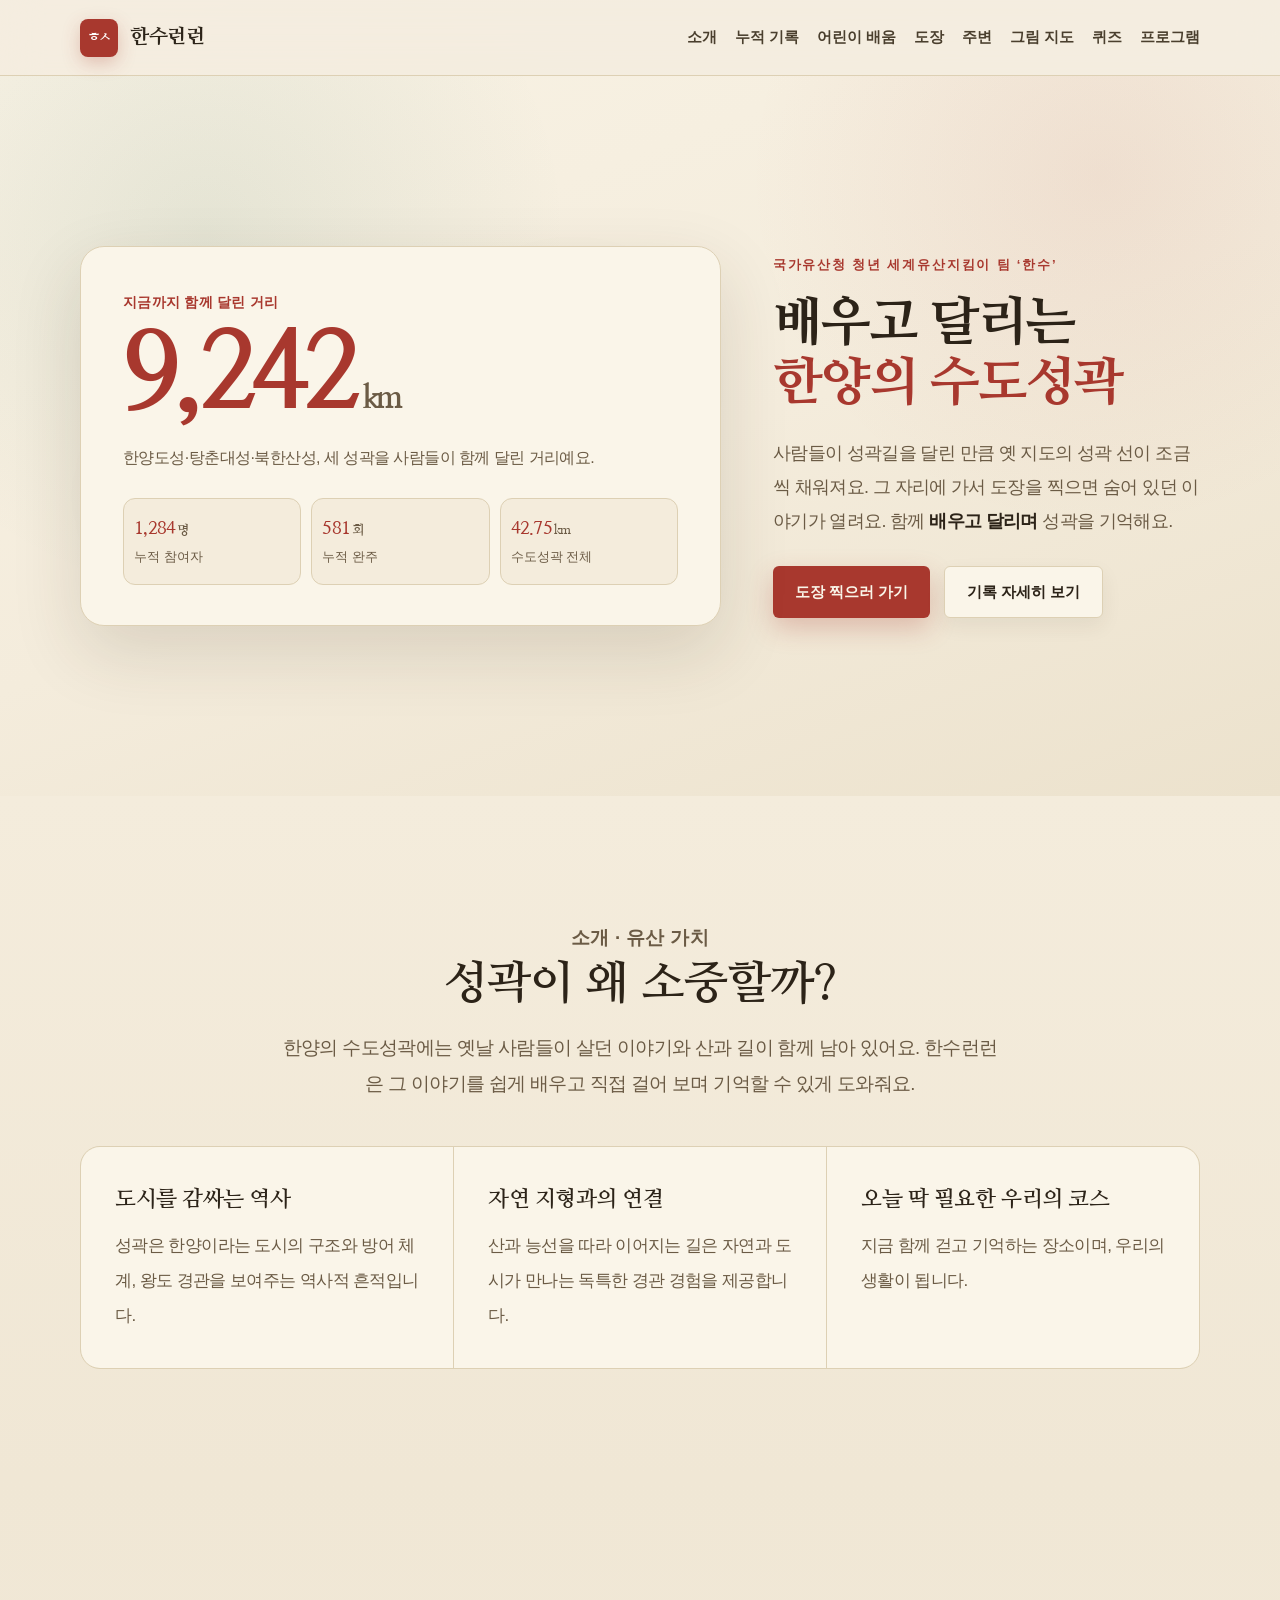
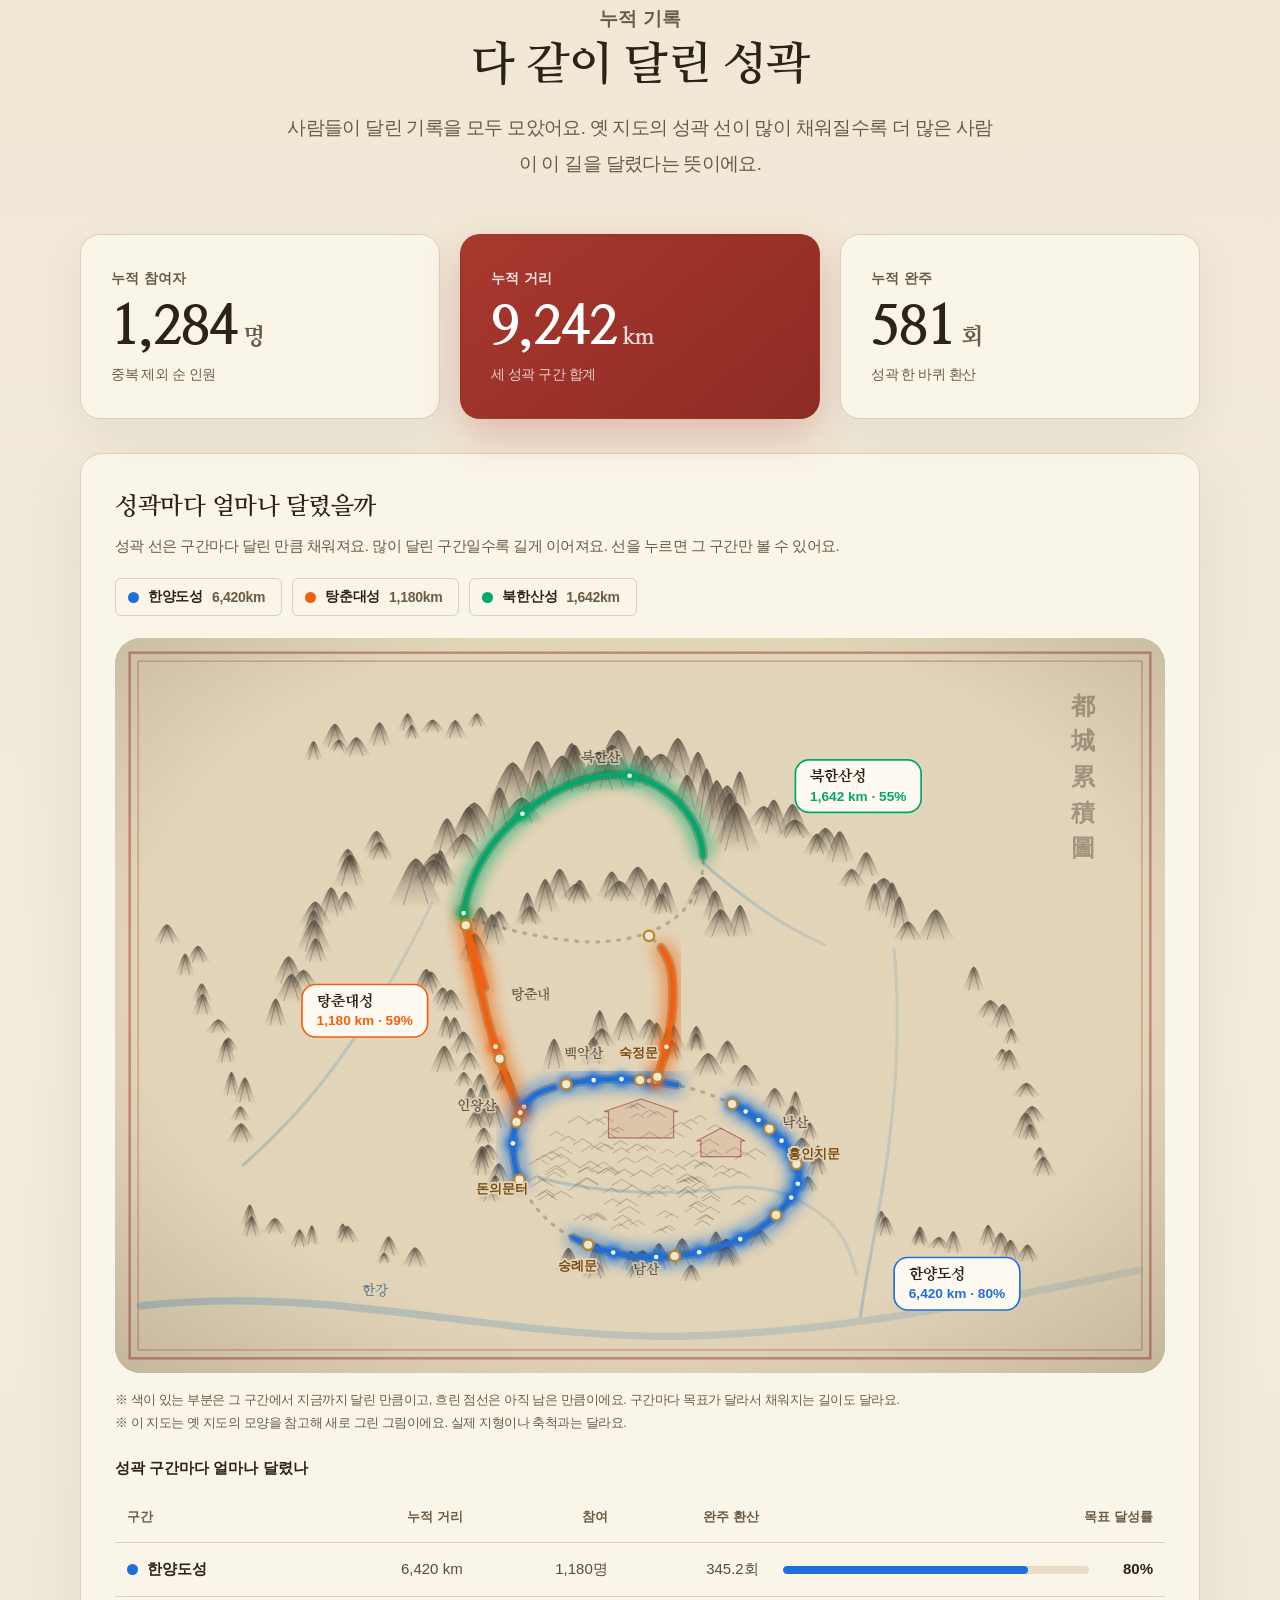
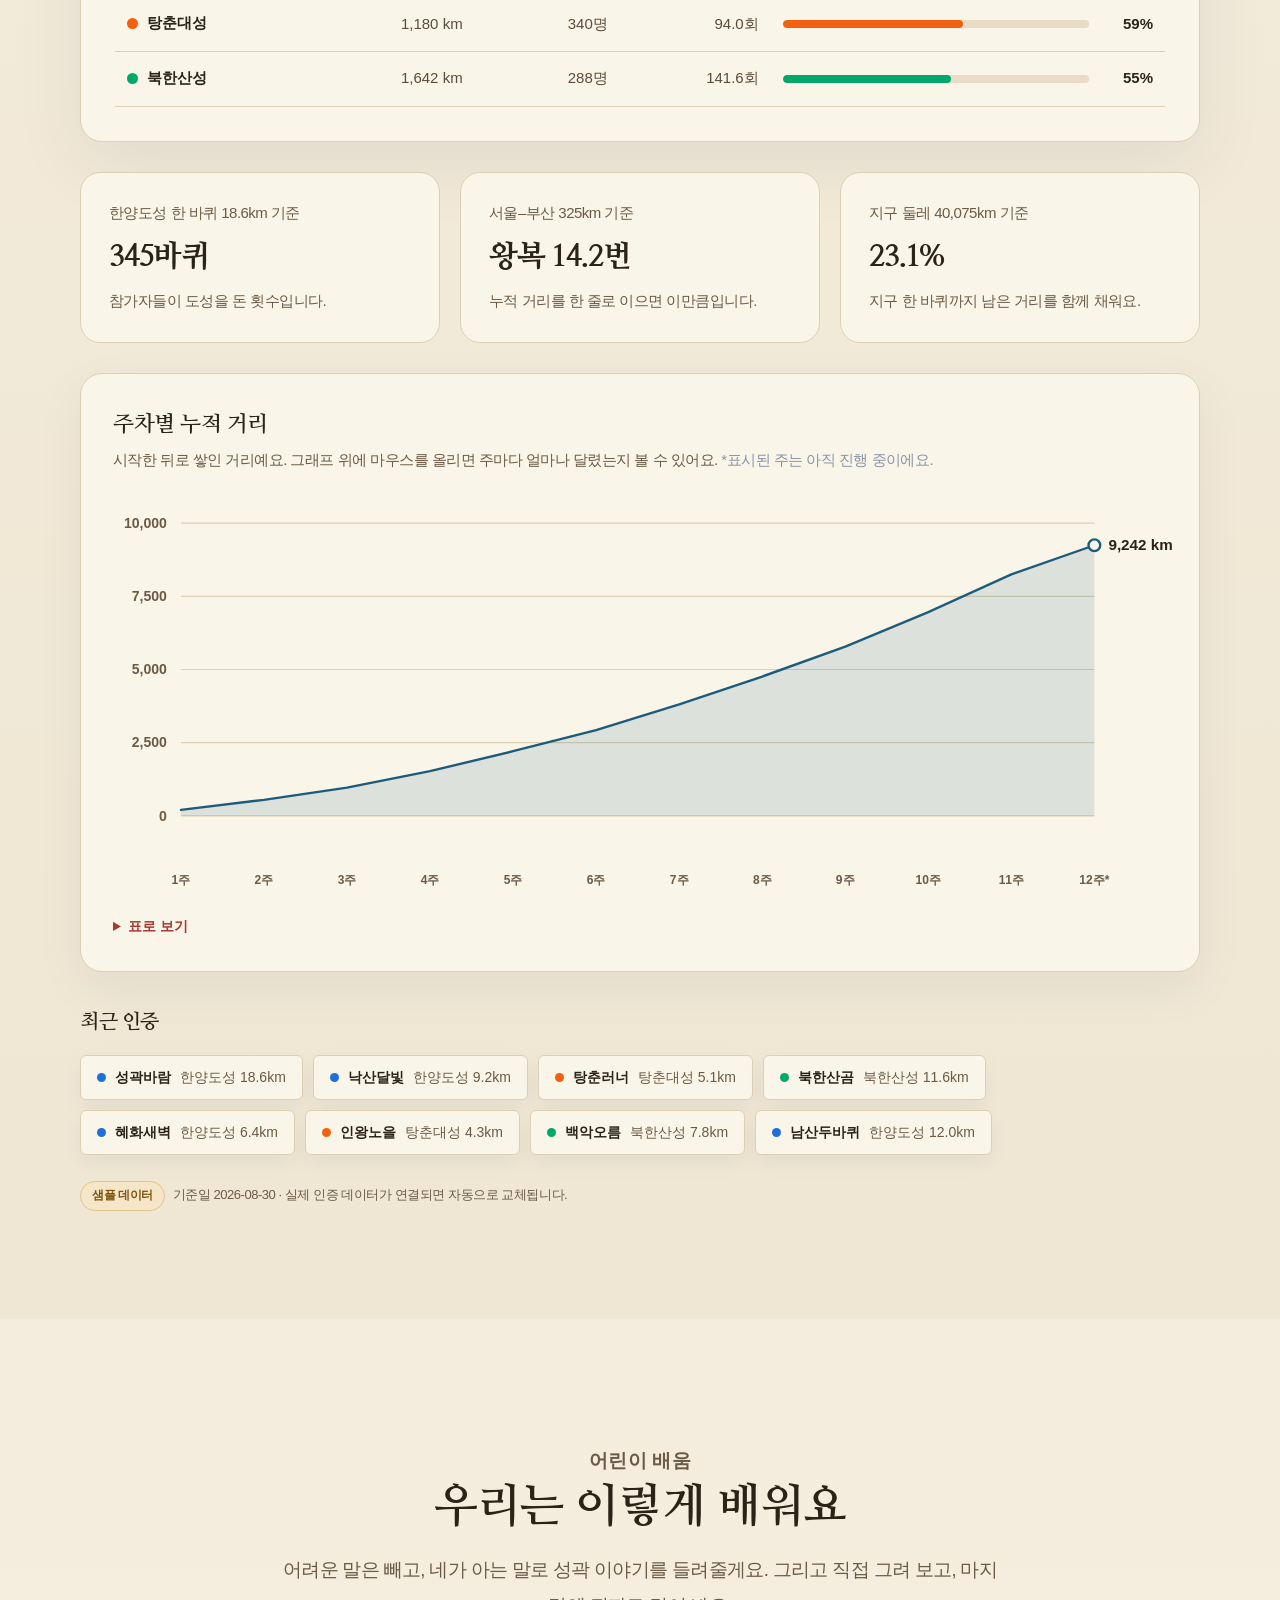
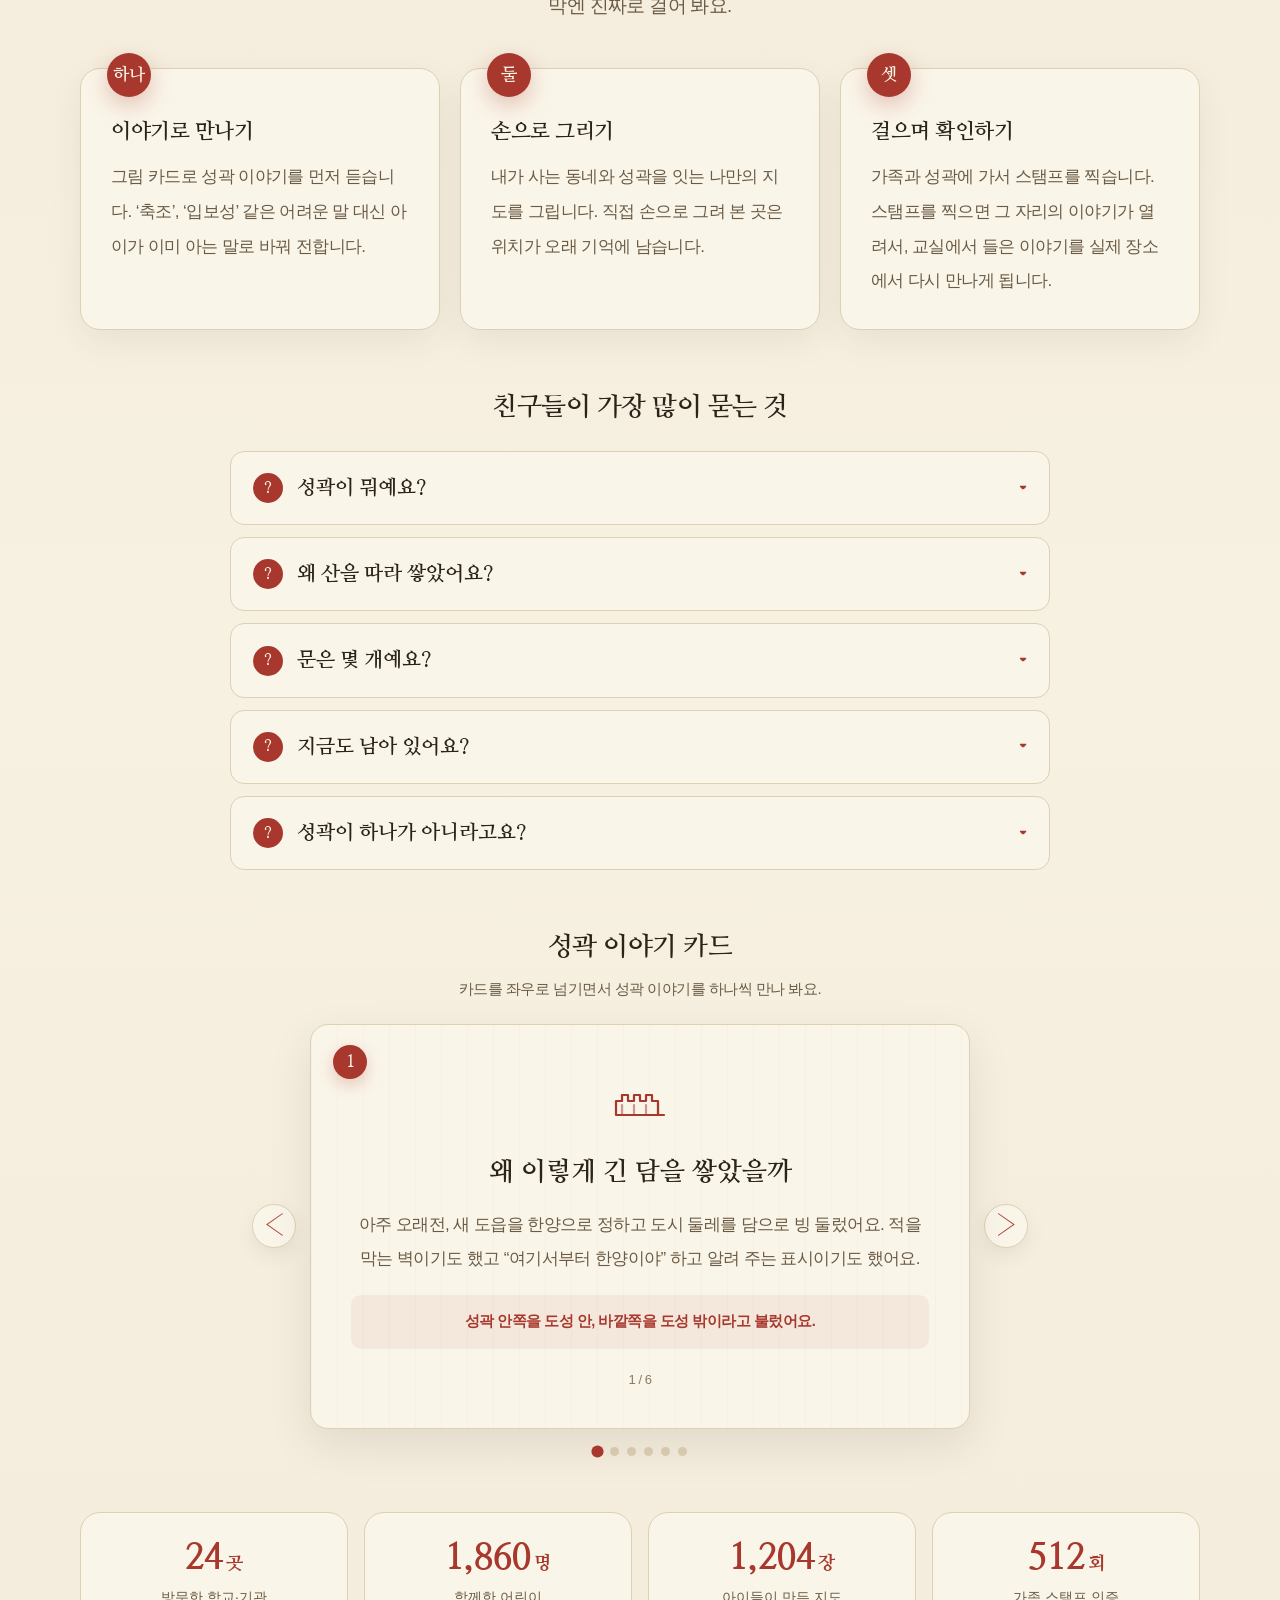
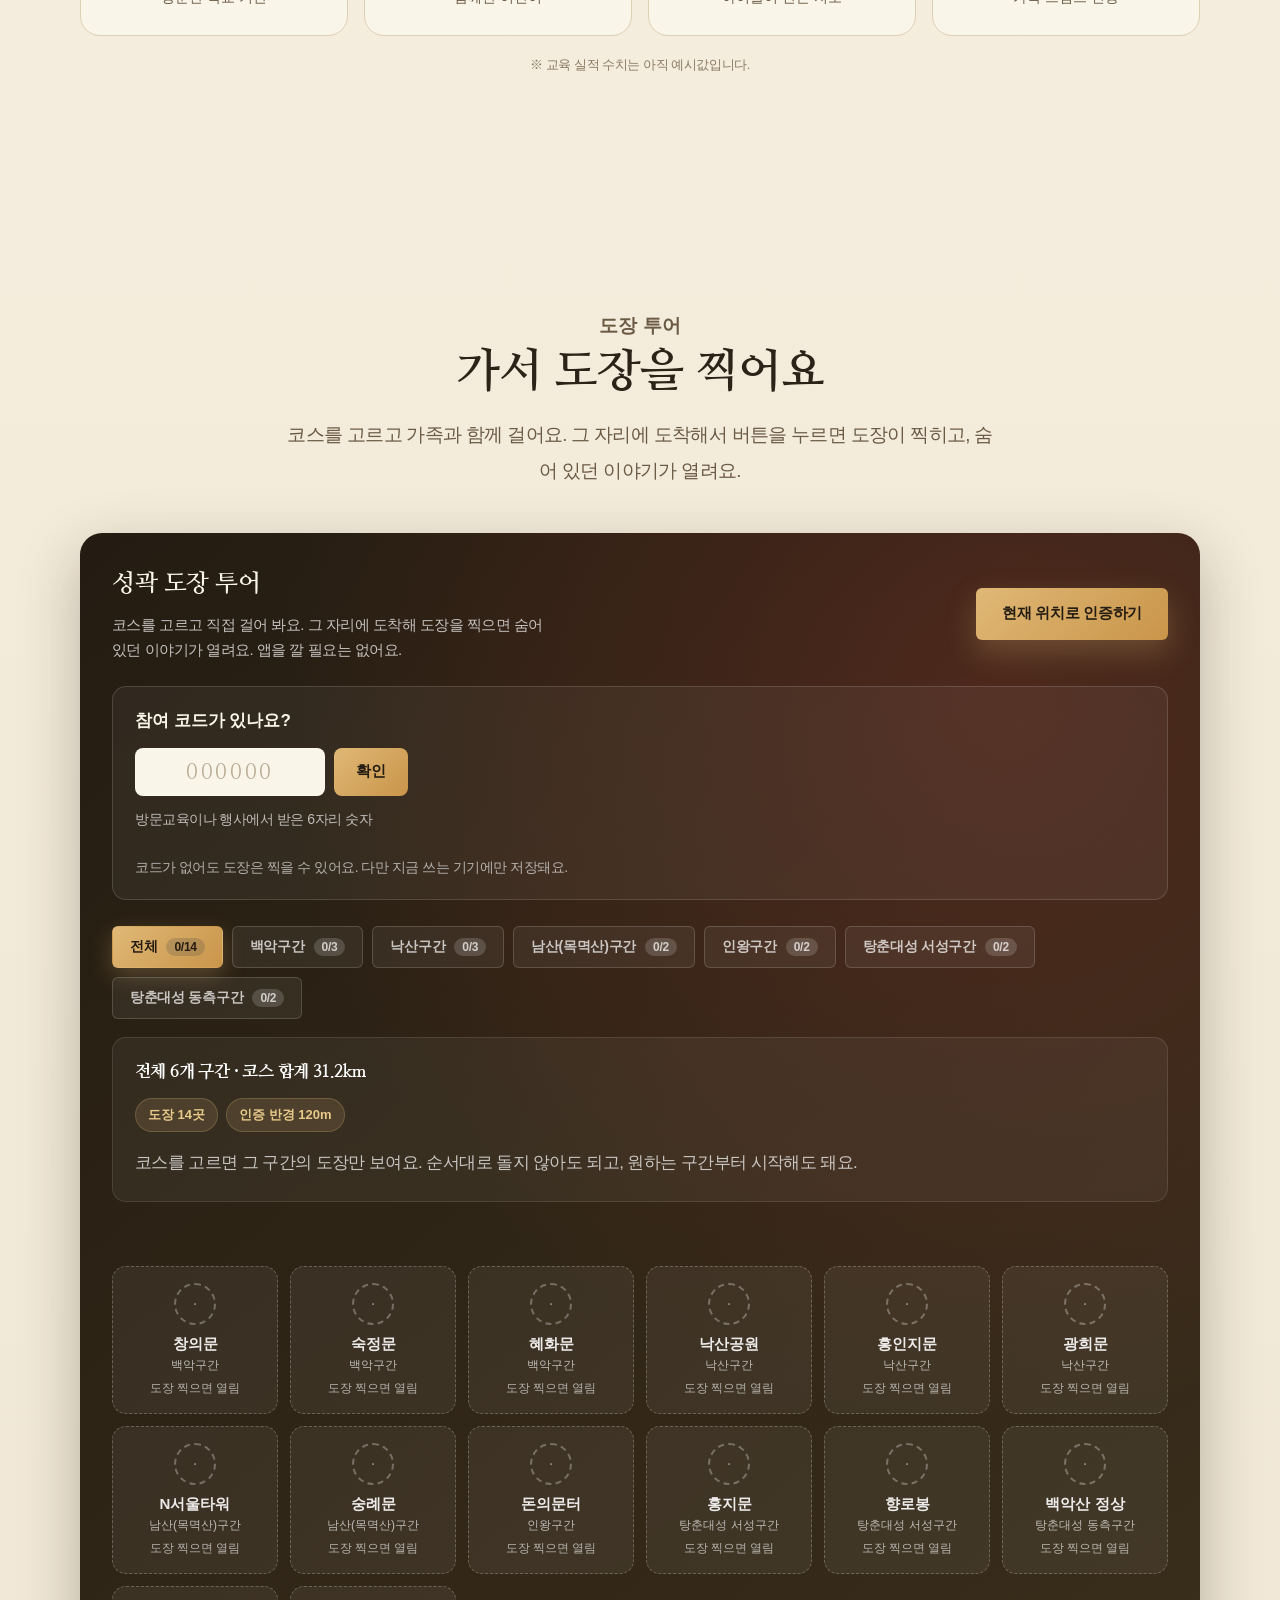
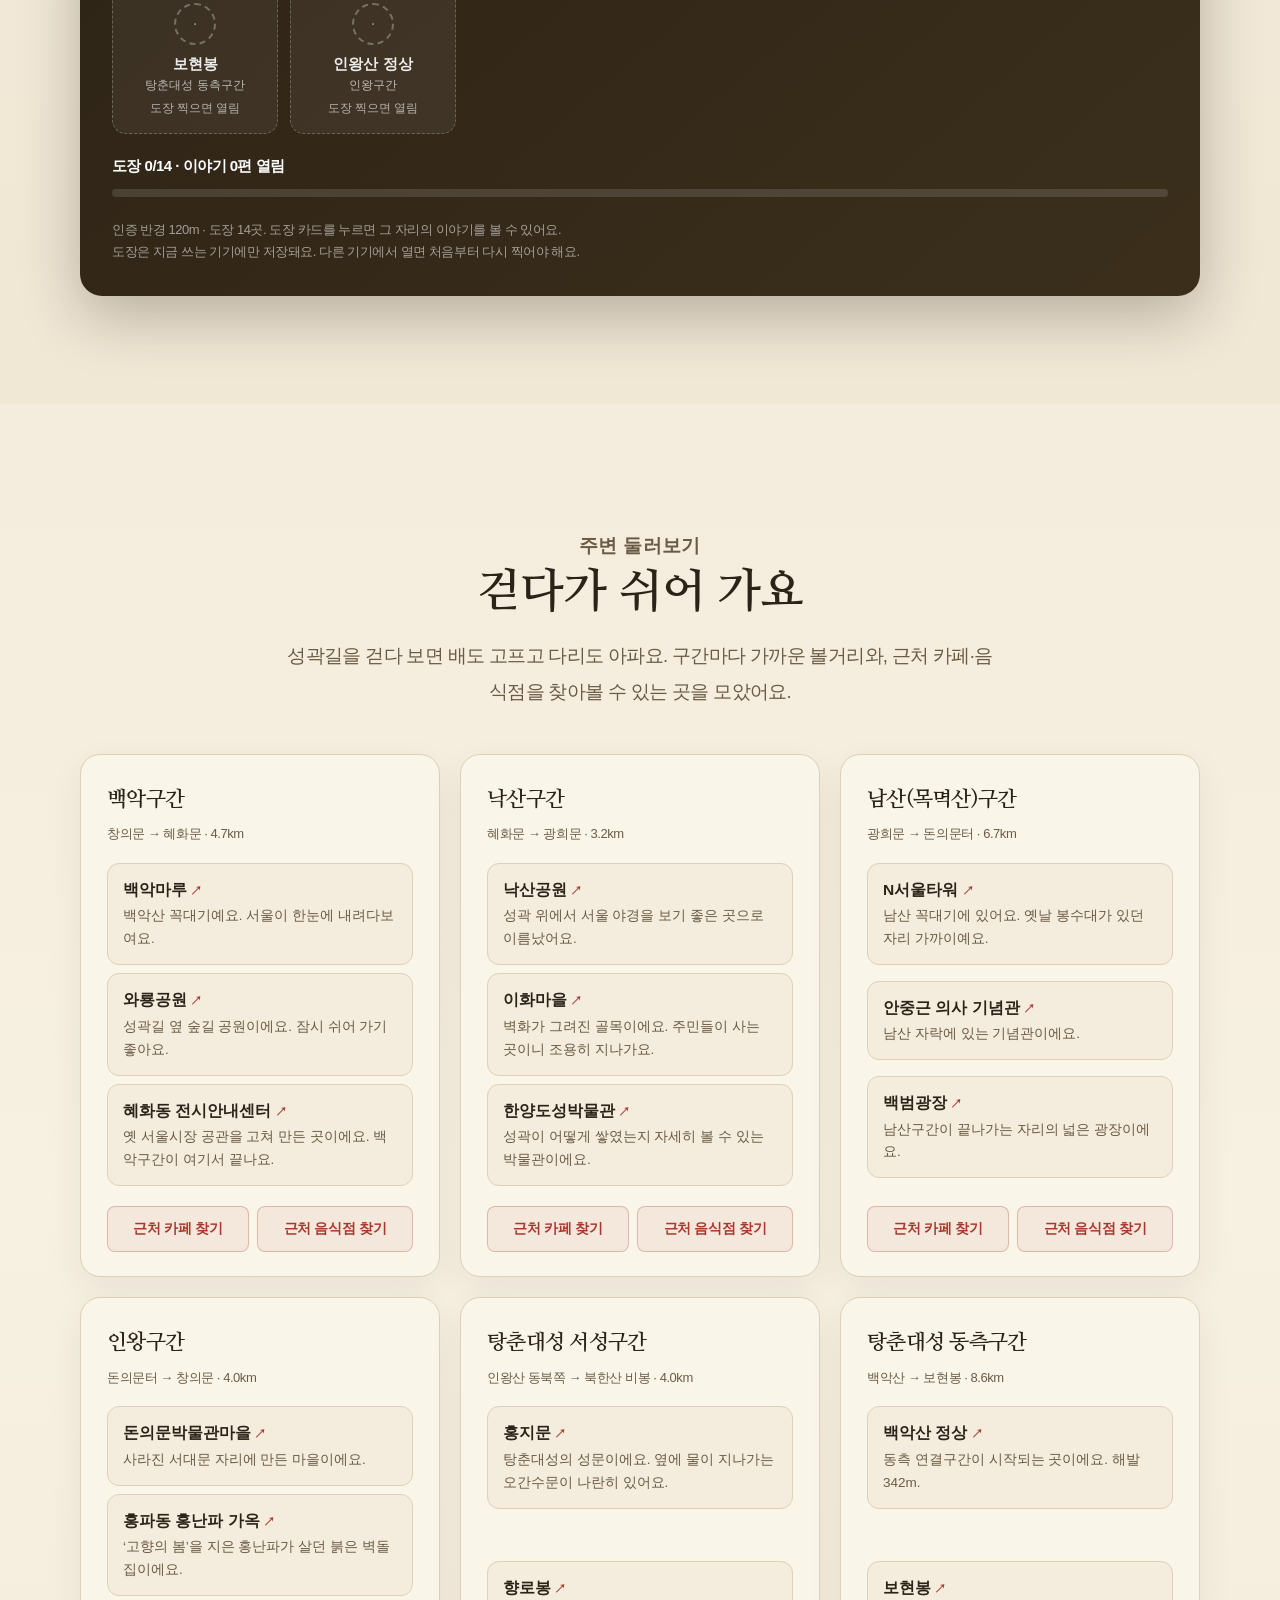
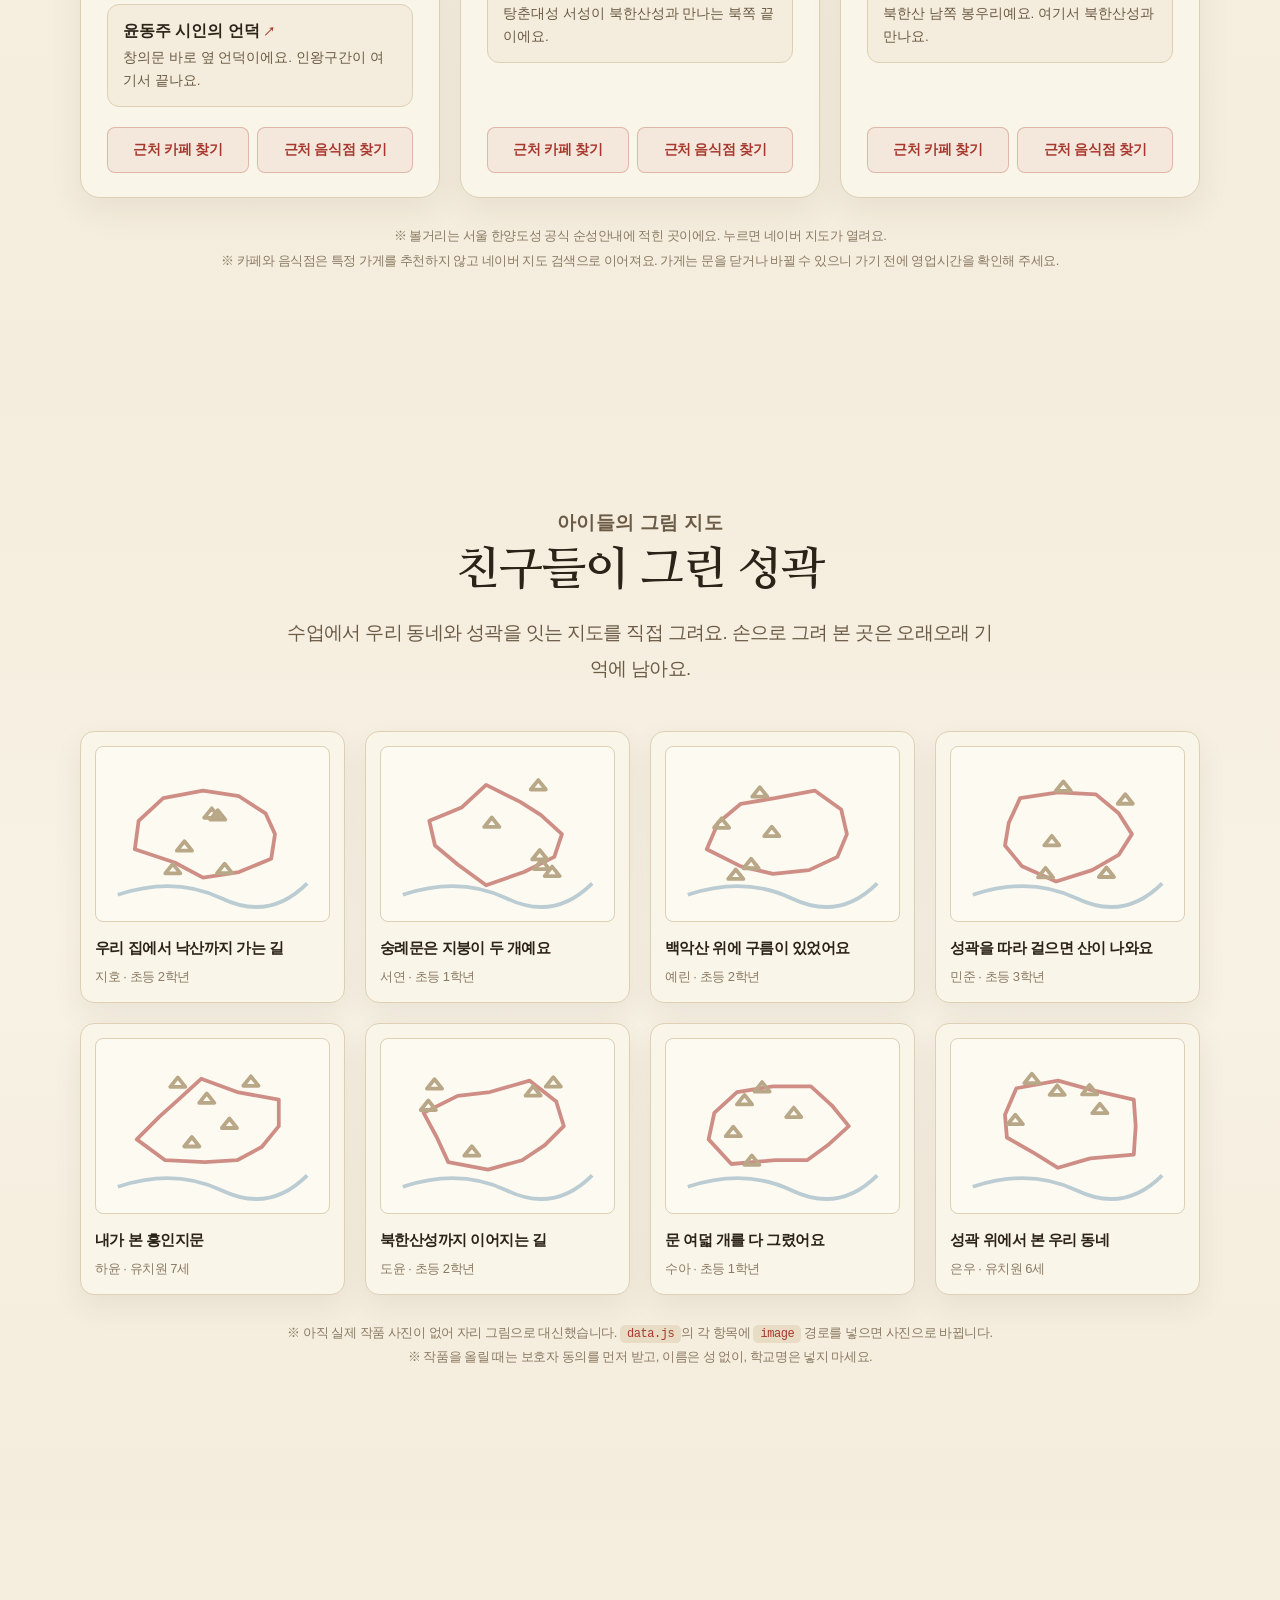
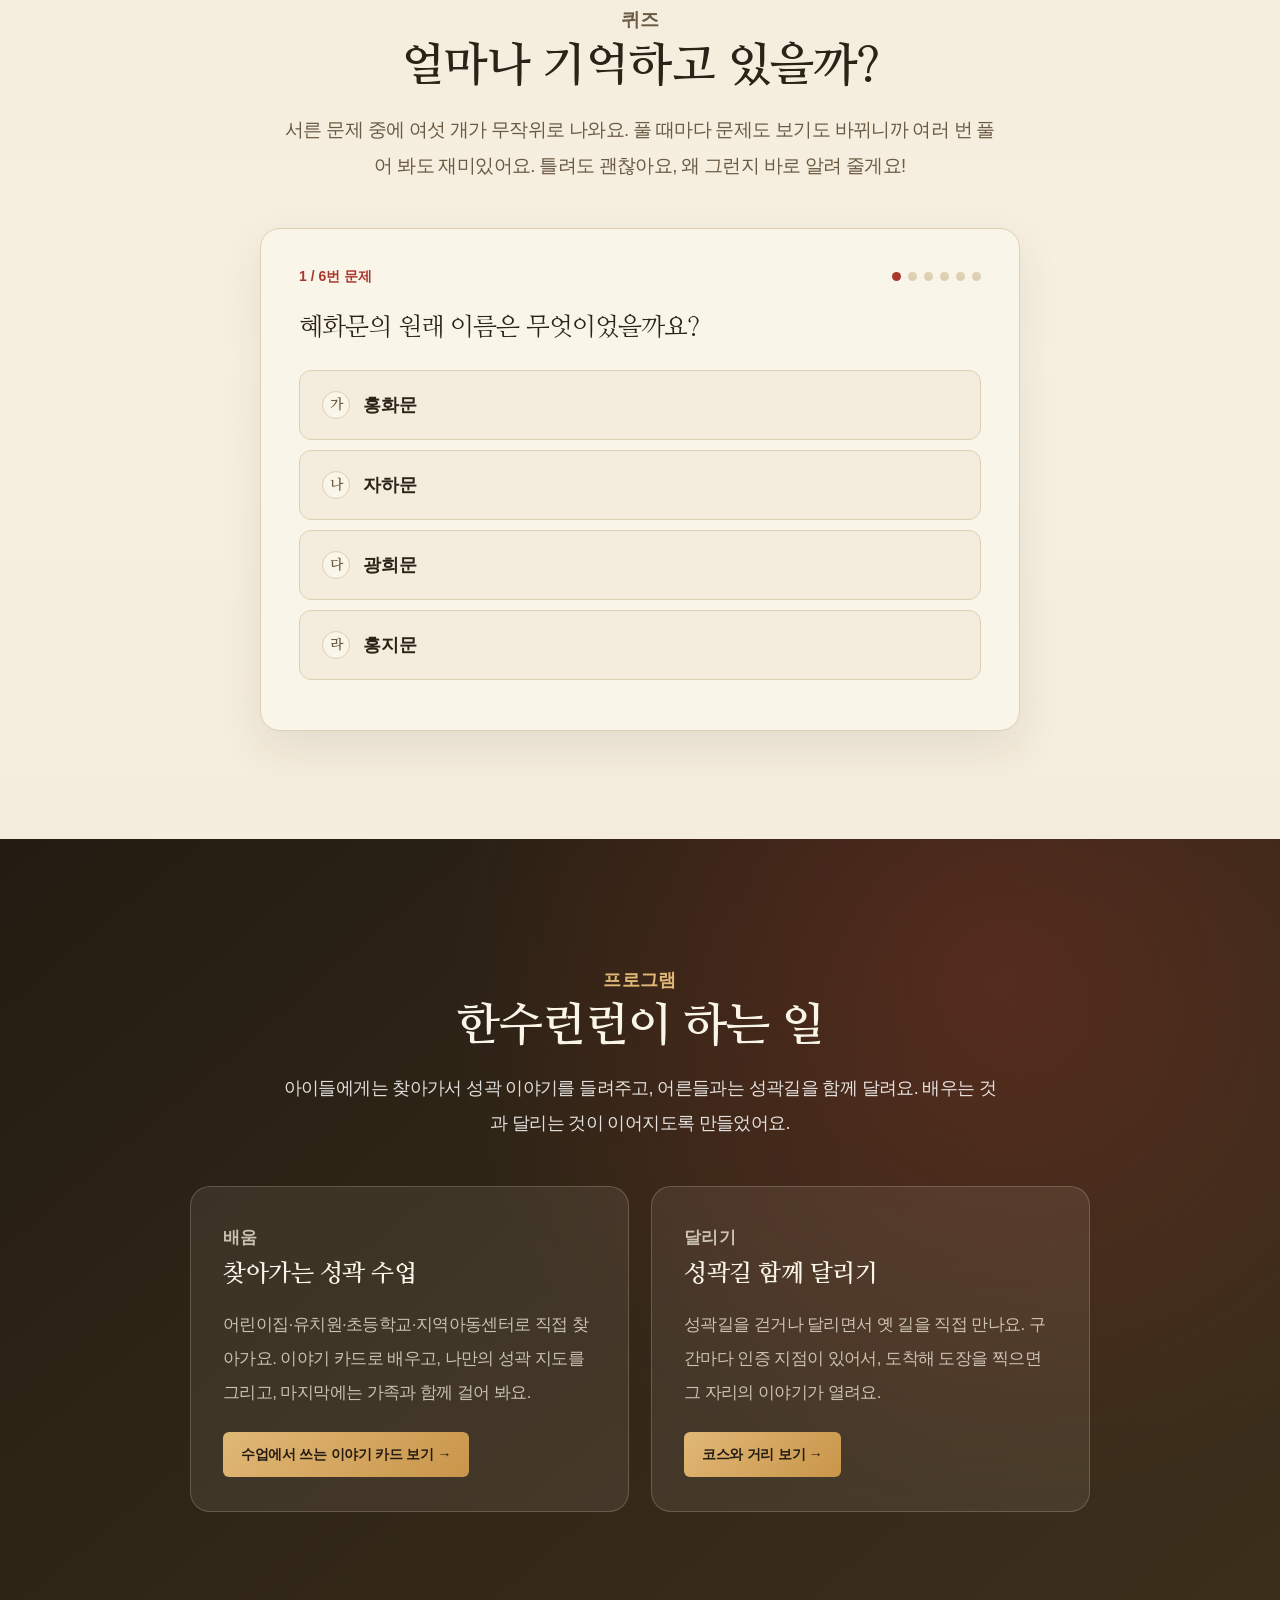
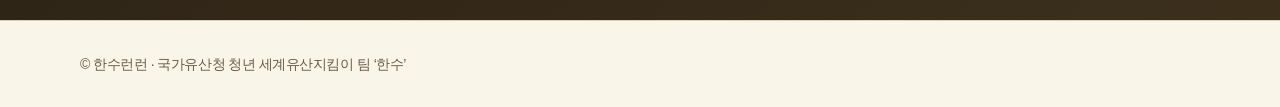
<file: index.html>
<!DOCTYPE html>
<html lang="ko">
<head>
  <meta charset="UTF-8" />
  <meta name="viewport" content="width=device-width, initial-scale=1.0" />
  <title>한수런런 | 배우고 달리는 한양의 수도성곽</title>
  <meta name="description" content="한수런런은 한양의 수도성곽 러닝과 유아·초등 방문교육을 통해 세계유산의 가치를 알리는 국가유산청 청년세계유산지킴이 산하의 프로젝트입니다." />
  <meta property="og:title" content="한수런런 | 배우고 달리는 한양의 수도성곽" />
  <meta property="og:description" content="달리고 배우자, 한양의 수도성곽" />
  <meta property="og:type" content="website" />
  <link rel="preconnect" href="https://fonts.googleapis.com" />
  <link rel="preconnect" href="https://fonts.gstatic.com" crossorigin />
  <link href="https://fonts.googleapis.com/css2?family=Pretendard:wght@400;500;600;700;800&family=Nanum+Myeongjo:wght@400;700;800&display=swap" rel="stylesheet" />
  <link rel="stylesheet" href="style.css" />
</head>
<body>
  <!-- 맨 위로 이동용 기준점. sticky 헤더에 id를 두면 항상 화면에 보여서
       브라우저가 "이미 도착했다"고 판단해 스크롤하지 않는다. -->
  <span id="top" class="top-anchor" aria-hidden="true"></span>
  <div class="scroll-progress" id="scrollProgress" aria-hidden="true"></div>
  <header class="site-header">
    <a class="brand" href="#top" aria-label="한수런런 홈">
      <span class="brand-mark">ㅎㅅ</span>
      <span class="brand-text">한수런런</span>
    </a>

    <button class="nav-toggle" type="button" aria-label="메뉴 열기" aria-expanded="false">
      <span></span><span></span><span></span>
    </button>

    <nav class="site-nav" aria-label="주요 메뉴">
      <a href="#about">소개</a>
      <a href="#record">누적 기록</a>
      <a href="#kids">어린이 배움</a>
      <a href="#stamp">도장</a>
      <a href="#around">주변</a>
      <a href="#gallery">그림 지도</a>
      <a href="#quiz">퀴즈</a>
      <a href="#learn">프로그램</a>
    </nav>

  </header>

  <main>
    <section class="hero section-pad">
      <div class="container hero-grid">
        <div class="hero-visual" aria-label="누적 기록 요약">
          <div class="orb orb-one"></div>
          <div class="orb orb-two"></div>
          <article class="summary-card glass">
            <div class="card-topline">지금까지 함께 달린 거리</div>
            <h2><span data-count="km">0</span><em>km</em></h2>
            <p>한양도성·탕춘대성·북한산성, 세 성곽을 사람들이 함께 달린 거리예요.</p>
            <div class="mini-grid">
              <div><strong><span data-count="runners">0</span><em>명</em></strong><span>누적 참여자</span></div>
              <div><strong><span data-count="laps">0</span><em>회</em></strong><span>누적 완주</span></div>
              <div><strong>42.75<em>km</em></strong><span>수도성곽 전체</span></div>
            </div>
          </article>
        </div>

        <div class="hero-copy">
          <p class="eyebrow">국가유산청 청년 세계유산지킴이 팀 ‘한수’</p>
          <h1>배우고 달리는<br><span>한양의 수도성곽</span></h1>
          <p class="hero-desc">사람들이 성곽길을 달린 만큼 옛 지도의 성곽 선이 조금씩 채워져요. 그 자리에 가서 도장을 찍으면 숨어 있던 이야기가 열려요. 함께 <b>배우고</b> <b>달리며</b> 성곽을 기억해요.</p>
          <div class="hero-actions">
            <a class="button primary" href="#stamp">도장 찍으러 가기</a>
            <a class="button ghost" href="#record">기록 자세히 보기</a>
          </div>
        </div>
      </div>
    </section>

    <section class="section-pad soft" id="about">
      <div class="container">
        <div class="section-head center">
          <p class="section-label">소개 · 유산 가치</p>
          <h2>성곽이 왜 소중할까?</h2>
          <p>한양의 수도성곽에는 옛날 사람들이 살던 이야기와 산과 길이 함께 남아 있어요. 한수런런은 그 이야기를 쉽게 배우고 직접 걸어 보며 기억할 수 있게 도와줘요.</p>
        </div>
        <div class="value-list">
          <article>
            <h3>도시를 감싸는 역사</h3>
            <p>성곽은 한양이라는 도시의 구조와 방어 체계, 왕도 경관을 보여주는 역사적 흔적입니다.</p>
          </article>
          <article>
            <h3>자연 지형과의 연결</h3>
            <p>산과 능선을 따라 이어지는 길은 자연과 도시가 만나는 독특한 경관 경험을 제공합니다.</p>
          </article>
          <article>
            <h3>오늘 딱 필요한 우리의 코스</h3>
            <p>지금 함께 걷고 기억하는 장소이며, 우리의 생활이 됩니다.</p>
          </article>
        </div>
      </div>
    </section>


    <section class="section-pad record" id="record">
      <div class="container">
        <div class="section-head center">
          <p class="section-label">누적 기록</p>
          <h2>다 같이 달린 성곽</h2>
          <p>사람들이 달린 기록을 모두 모았어요. 옛 지도의 성곽 선이 많이 채워질수록 더 많은 사람이 이 길을 달렸다는 뜻이에요.</p>
        </div>

        <div class="stat-row">
          <article class="stat-tile">
            <p class="stat-label">누적 참여자</p>
            <p class="stat-value"><span data-count="runners">0</span><em>명</em></p>
            <p class="stat-sub">중복 제외 순 인원</p>
          </article>
          <article class="stat-tile accent">
            <p class="stat-label">누적 거리</p>
            <p class="stat-value"><span data-count="km">0</span><em>km</em></p>
            <p class="stat-sub">세 성곽 구간 합계</p>
          </article>
          <article class="stat-tile">
            <p class="stat-label">누적 완주</p>
            <p class="stat-value"><span data-count="laps">0</span><em>회</em></p>
            <p class="stat-sub">성곽 한 바퀴 환산</p>
          </article>
        </div>

        <div class="map-panel">
          <div class="map-head">
            <div>
              <h3>성곽마다 얼마나 달렸을까</h3>
              <p>성곽 선은 구간마다 달린 만큼 채워져요. 많이 달린 구간일수록 길게 이어져요. 선을 누르면 그 구간만 볼 수 있어요.</p>
            </div>
            <div class="map-legend" role="group" aria-label="성곽 구간 선택"></div>
          </div>

          <div class="map-stage">
            <svg class="map-svg" viewBox="0 0 1000 700" role="img" aria-labelledby="mapTitle mapDesc">
              <title id="mapTitle">한수런런 누적 러닝 지도</title>
              <desc id="mapDesc">
                북한산성·탕춘대성·한양도성 세 성곽의 누적 러닝 달성률을 옛 회화식 지도 형식으로 표현한 그림입니다.
                각 성곽의 정확한 수치는 아래 표에 있어요.
              </desc>

              <defs>
                <filter id="hs-grain" x="0" y="0" width="100%" height="100%">
                  <feTurbulence type="fractalNoise" baseFrequency="0.85" numOctaves="4" seed="7" result="n" />
                  <feColorMatrix in="n" type="saturate" values="0" />
                  <feComponentTransfer><feFuncA type="linear" slope="0.09" /></feComponentTransfer>
                </filter>
                <linearGradient id="hs-peak" x1="0" y1="0" x2="0" y2="1">
                  <stop offset="0%" stop-color="#4a4034" stop-opacity=".82" />
                  <stop offset="55%" stop-color="#6f6455" stop-opacity=".30" />
                  <stop offset="100%" stop-color="#8c7f6a" stop-opacity="0" />
                </linearGradient>
                <linearGradient id="hs-water" x1="0" y1="0" x2="1" y2="0">
                  <stop offset="0%" stop-color="#8aa9b8" stop-opacity=".55" />
                  <stop offset="100%" stop-color="#8aa9b8" stop-opacity=".28" />
                </linearGradient>
                <!-- 네온 발광: 넓은 블러를 두 번 겹쳐 빛 번짐을 만든다 -->
                <filter id="hs-neon" x="-30%" y="-30%" width="160%" height="160%">
                  <feGaussianBlur stdDeviation="8" result="b" />
                  <feMerge><feMergeNode in="b" /><feMergeNode in="b" /></feMerge>
                </filter>
                <filter id="hs-dotglow" x="-160%" y="-160%" width="420%" height="420%">
                  <feGaussianBlur stdDeviation="3.4" />
                </filter>
                <radialGradient id="hs-vignette" cx="50%" cy="46%" r="78%">
                  <stop offset="62%" stop-color="#2a1d0c" stop-opacity="0" />
                  <stop offset="100%" stop-color="#2a1d0c" stop-opacity=".19" />
                </radialGradient>
              </defs>

              <rect class="hs-paper" x="0" y="0" width="1000" height="700" />
              <rect x="0" y="0" width="1000" height="700" filter="url(#hs-grain)" opacity=".55" />

              <rect class="hs-frame-outer" x="14" y="14" width="972" height="672" />
              <rect class="hs-frame-inner" x="22" y="22" width="956" height="656" />

              <g class="hs-terrain" id="hsTerrain" aria-hidden="true"></g>

              <g class="hs-waters" aria-hidden="true">
                <path class="hs-river major" d="M 24 636 C 190 618, 320 656, 480 664 C 640 672, 820 634, 976 602" />
                <path class="hs-river" d="M 404 514 C 456 528, 522 532, 582 524 C 622 519, 652 532, 676 552 C 694 566, 702 588, 706 606" />
                <path class="hs-river" d="M 742 296 C 750 380, 742 462, 728 542 C 720 588, 714 616, 710 646" />
                <path class="hs-river" d="M 302 252 C 278 302, 250 352, 216 398 C 188 438, 156 472, 122 502" />
                <path class="hs-river" d="M 560 214 C 596 246, 634 274, 676 292" />
              </g>

              <g class="hs-city" id="hsCity" aria-hidden="true"></g>

              <rect class="hs-vignette" x="0" y="0" width="1000" height="700" fill="url(#hs-vignette)" aria-hidden="true" />

              <g class="hs-walls" id="hsWalls">
                <g class="hs-wall" data-wall="bukhan">
                  <path class="hs-wall-base" d="M 332 262 C 336 232, 352 200, 378 176 C 402 154, 430 138, 458 132 C 486 126, 512 134, 532 152 C 552 170, 562 194, 560 218 C 558 242, 544 262, 522 274 C 496 288, 464 292, 432 288 C 398 284, 366 276, 348 270 C 340 268, 334 266, 332 262 Z" />
                  <path class="hs-wall-fill" d="M 332 262 C 336 232, 352 200, 378 176 C 402 154, 430 138, 458 132 C 486 126, 512 134, 532 152 C 552 170, 562 194, 560 218 C 558 242, 544 262, 522 274 C 496 288, 464 292, 432 288 C 398 284, 366 276, 348 270 C 340 268, 334 266, 332 262 Z" />
                </g>
                <g class="hs-wall" data-wall="tangchun">
                  <!-- 서성: 인왕산 동북쪽 -> 북한산 비봉 (현존 구간) -->
                  <path class="hs-wall-base" d="M 386 452 C 372 418, 360 386, 352 352 C 345 322, 338 292, 332 264" />
                  <path class="hs-wall-fill" data-seg="west" d="M 386 452 C 372 418, 360 386, 352 352 C 345 322, 338 292, 332 264" />
                  <!-- 동측 연결구간: 백악산 -> 보현봉 능선 -->
                  <path class="hs-wall-base" d="M 515 422 C 528 388, 534 352, 530 318 C 526 298, 515 288, 505 281" />
                  <path class="hs-wall-fill" data-seg="east" d="M 515 422 C 528 388, 534 352, 530 318 C 526 298, 515 288, 505 281" />
                </g>
                <g class="hs-wall" data-wall="hanyang">
                  <path class="hs-wall-base" d="M 500 421 C 548 424, 598 442, 628 472 C 652 494, 656 514, 646 530 C 634 548, 616 564, 592 574 C 560 587, 528 591, 500 589 C 470 587, 442 577, 420 561 C 398 544, 383 520, 380 496 C 376 470, 384 448, 400 435 C 426 422, 466 418, 500 421 Z" />
                  <path class="hs-wall-fill" d="M 500 421 C 548 424, 598 442, 628 472 C 652 494, 656 514, 646 530 C 634 548, 616 564, 592 574 C 560 587, 528 591, 500 589 C 470 587, 442 577, 420 561 C 398 544, 383 520, 380 496 C 376 470, 384 448, 400 435 C 426 422, 466 418, 500 421 Z" />
                </g>
              </g>

              <g class="hs-runners" id="hsRunners" aria-hidden="true"></g>

              <g class="hs-course" id="hsCourse" aria-hidden="true"></g>
              <g class="hs-gates" id="hsGates" aria-hidden="true"></g>

              <g class="hs-labels" aria-hidden="true">
                <text class="hs-peak-label" x="462" y="118">북한산</text>
                <text class="hs-peak-label" x="396" y="344">탕춘대</text>
                <text class="hs-peak-label" x="446" y="400">백악산</text>
                <text class="hs-peak-label" x="344" y="450">인왕산</text>
                <text class="hs-peak-label" x="648" y="466">낙산</text>
                <text class="hs-peak-label" x="506" y="606">남산</text>
                <text class="hs-water-label" x="248" y="626">한강</text>
              </g>

              <g class="hs-cartouche" aria-hidden="true">
                <text class="hs-cartouche-text" x="922" y="72">都</text>
                <text class="hs-cartouche-text" x="922" y="106">城</text>
                <text class="hs-cartouche-text" x="922" y="140">累</text>
                <text class="hs-cartouche-text" x="922" y="174">積</text>
                <text class="hs-cartouche-text" x="922" y="208">圖</text>
              </g>

              <g class="hs-wall-labels" id="hsWallLabels"></g>
            </svg>

            <div class="map-tip" id="mapTip" role="status" aria-live="polite" hidden></div>
          </div>

          <p class="map-note">
            ※ 색이 있는 부분은 그 구간에서 지금까지 달린 만큼이고, 흐린 점선은 아직 남은 만큼이에요.
            구간마다 목표가 달라서 채워지는 길이도 달라요.<br>
            ※ 이 지도는 옛 지도의 모양을 참고해 새로 그린 그림이에요. 실제 지형이나 축척과는 달라요.
          </p>

          <table class="map-table">
            <caption>성곽 구간마다 얼마나 달렸나</caption>
            <thead>
              <tr>
                <th scope="col">구간</th>
                <th scope="col">누적 거리</th>
                <th scope="col">참여</th>
                <th scope="col">완주 환산</th>
                <th scope="col">목표 달성률</th>
              </tr>
            </thead>
            <tbody id="mapTableBody"></tbody>
          </table>
        </div>


        <div class="scale-grid" id="scaleGrid"></div>

        <figure class="chart-figure">
          <figcaption>
            <h3>주차별 누적 거리</h3>
            <p>시작한 뒤로 쌓인 거리예요. 그래프 위에 마우스를 올리면 주마다 얼마나 달렸는지 볼 수 있어요. <span class="partial-note">*표시된 주는 아직 진행 중이에요.</span></p>
          </figcaption>
          <div class="chart-stage" id="chartStage">
            <svg class="chart-svg" viewBox="0 0 900 320" role="img" aria-labelledby="chartTitle">
              <title id="chartTitle">주차별 누적 러닝 거리 추이</title>
              <g id="chartGrid" class="chart-grid"></g>
              <path id="chartArea" class="chart-area" />
              <path id="chartLine" class="chart-line" />
              <g id="chartDots" class="chart-dots"></g>
              <line id="chartCross" class="chart-cross" x1="0" x2="0" y1="24" y2="274" hidden />
            </svg>
            <div class="chart-axis" id="chartAxis"></div>
            <div class="chart-tip" id="chartTip" role="status" aria-live="polite" hidden></div>
          </div>
          <details class="chart-data">
            <summary>표로 보기</summary>
            <table>
              <thead><tr><th scope="col">주차</th><th scope="col">주간 거리</th><th scope="col">누적 거리</th></tr></thead>
              <tbody id="chartTableBody"></tbody>
            </table>
          </details>
        </figure>

        <div class="recent-block">
          <h3>최근 인증</h3>
          <ul class="recent-strip" id="recentStrip"></ul>
        </div>

        <p class="record-meta" id="recordMeta"></p>
      </div>
    </section>

    <section class="section-pad kids" id="kids">
      <div class="container">
        <div class="section-head center">
          <p class="section-label">어린이 배움</p>
          <h2>우리는 이렇게 배워요</h2>
          <p>어려운 말은 빼고, 네가 아는 말로 성곽 이야기를 들려줄게요. 그리고 직접 그려 보고, 마지막엔 진짜로 걸어 봐요.</p>
        </div>

        <ol class="kids-steps" id="kidsSteps"></ol>

        <div class="kids-qna">
          <h3>친구들이 가장 많이 묻는 것</h3>
          <div class="qna-list" id="kidsQna"></div>
        </div>

        <div class="deck">
          <div class="deck-head">
            <h3>성곽 이야기 카드</h3>
            <p>카드를 좌우로 넘기면서 성곽 이야기를 하나씩 만나 봐요.</p>
          </div>
          <div class="deck-stage">
            <button class="deck-nav prev" type="button" id="deckPrev" aria-label="이전 카드">‹</button>
            <div class="deck-card" id="deckCard" aria-live="polite"></div>
            <button class="deck-nav next" type="button" id="deckNext" aria-label="다음 카드">›</button>
          </div>
          <div class="deck-dots" id="deckDots" role="tablist" aria-label="카드 선택"></div>
        </div>

        <div class="kids-stats" id="kidsStats"></div>
        <p class="kids-note">※ 교육 실적 수치는 아직 예시값입니다.</p>
      </div>
    </section>

    <section class="section-pad stamp-sec" id="stamp">
      <div class="container">
        <div class="section-head center">
          <p class="section-label">도장 투어</p>
          <h2>가서 도장을 찍어요</h2>
          <p>코스를 고르고 가족과 함께 걸어요. 그 자리에 도착해서 버튼을 누르면 도장이 찍히고, 숨어 있던 이야기가 열려요.</p>
        </div>
          <div class="checkin-panel">
            <div class="checkin-head">
              <div>
                <h3>성곽 도장 투어</h3>
                <p>코스를 고르고 직접 걸어 봐요. 그 자리에 도착해 도장을 찍으면 숨어 있던 이야기가 열려요. 앱을 깔 필요는 없어요.</p>
              </div>
              <button class="checkin-btn" type="button" id="checkinBtn">현재 위치로 인증하기</button>
            </div>

            <div class="code-box" id="codeBox"></div>

          <div class="course-tabs" id="courseTabs" role="tablist" aria-label="순성길 코스 선택"></div>
            <div class="course-info" id="courseInfo"></div>

            <p class="checkin-status" id="checkinStatus" role="status" aria-live="polite"></p>
            <ul class="stamp-grid" id="stampGrid"></ul>
            <div class="story-panel" id="storyPanel" hidden></div>
            <p class="checkin-progress" id="checkinProgress"></p>
            <p class="checkin-note" id="checkinNote"></p>
          </div>
      </div>
    </section>

    <section class="section-pad around-sec" id="around">
      <div class="container">
        <div class="section-head center">
          <p class="section-label">주변 둘러보기</p>
          <h2>걷다가 쉬어 가요</h2>
          <p>성곽길을 걷다 보면 배도 고프고 다리도 아파요. 구간마다 가까운 볼거리와, 근처 카페·음식점을 찾아볼 수 있는 곳을 모았어요.</p>
        </div>
        <ul class="around-grid" id="aroundGrid"></ul>
        <p class="around-note" id="aroundNote"></p>
      </div>
    </section>

    <section class="section-pad gallery-sec" id="gallery">
      <div class="container">
        <div class="section-head center">
          <p class="section-label">아이들의 그림 지도</p>
          <h2>친구들이 그린 성곽</h2>
          <p>수업에서 우리 동네와 성곽을 잇는 지도를 직접 그려요. 손으로 그려 본 곳은 오래오래 기억에 남아요.</p>
        </div>
        <ul class="gallery-grid" id="galleryGrid"></ul>
        <p class="gallery-note" id="galleryNote"></p>
      </div>
    </section>

    <section class="section-pad quiz-sec" id="quiz">
      <div class="container">
        <div class="section-head center">
          <p class="section-label">퀴즈</p>
          <h2>얼마나 기억하고 있을까?</h2>
          <p>서른 문제 중에 여섯 개가 무작위로 나와요. 풀 때마다 문제도 보기도 바뀌니까 여러 번 풀어 봐도 재미있어요. 틀려도 괜찮아요, 왜 그런지 바로 알려 줄게요!</p>
        </div>

        <div class="quiz-card" id="quizCard">
          <div class="quiz-top">
            <span class="quiz-step" id="quizStep"></span>
            <span class="quiz-dots" id="quizDots"></span>
          </div>
          <p class="quiz-q" id="quizQ"></p>
          <ul class="quiz-options" id="quizOptions"></ul>
          <div class="quiz-feedback" id="quizFeedback" role="status" aria-live="polite" hidden></div>
          <div class="quiz-actions">
            <button class="quiz-next" type="button" id="quizNext" hidden>다음 문제</button>
          </div>
        </div>

        <div class="quiz-result" id="quizResult" hidden></div>
      </div>
    </section>


    <section class="section-pad gradient" id="learn">
      <div class="container">
        <div class="section-head center light">
          <p class="section-label">프로그램</p>
          <h2>한수런런이 하는 일</h2>
          <p>아이들에게는 찾아가서 성곽 이야기를 들려주고, 어른들과는 성곽길을 함께 달려요. 배우는 것과 달리는 것이 이어지도록 만들었어요.</p>
        </div>

        <div class="program-grid">
          <article class="program-card">
            <p class="pg-label">배움</p>
            <h3>찾아가는 성곽 수업</h3>
            <p>어린이집·유치원·초등학교·지역아동센터로 직접 찾아가요. 이야기 카드로 배우고, 나만의 성곽 지도를 그리고, 마지막에는 가족과 함께 걸어 봐요.</p>
            <a class="pg-link" href="#kids">수업에서 쓰는 이야기 카드 보기 →</a>
          </article>

          <article class="program-card">
            <p class="pg-label">달리기</p>
            <h3>성곽길 함께 달리기</h3>
            <p>성곽길을 걷거나 달리면서 옛 길을 직접 만나요. 구간마다 인증 지점이 있어서, 도착해 도장을 찍으면 그 자리의 이야기가 열려요.</p>
            <a class="pg-link" href="#stamp">코스와 거리 보기 →</a>
          </article>
        </div>
      </div>
    </section>


  </main>

  <button class="to-top" id="toTop" type="button" aria-label="맨 위로 이동">
    <svg viewBox="0 0 24 24" aria-hidden="true"><path d="M12 19V5M5 12l7-7 7 7" /></svg>
    <span>맨 위로</span>
  </button>

  <footer class="site-footer">
    <div class="container footer-inner">
      <p>© 한수런런 · 국가유산청 청년 세계유산지킴이 팀 ‘한수’</p>
    </div>
  </footer>

  <script src="data.js"></script>
  <script src="script.js"></script>
  <script src="api.js"></script>
</body>
</html>
</file>
<file: style.css>
:root{
  --navy:#14213d;
  --blue:#3d7eff;
  --purple:#7c5cff;
  --mint:#42d6c3;
  --sky:#eaf5ff;
  --lavender:#f2efff;
  --white:#ffffff;
  --ink:#182033;
  --muted:#647084;
  --line:#e6eaf1;
  --shadow:0 22px 70px rgba(48,70,120,.16);
  --radius:28px;
}
*{box-sizing:border-box}
html{scroll-behavior:smooth}
body{
  margin:0;
  font-family:Pretendard,-apple-system,BlinkMacSystemFont,"Segoe UI",sans-serif;
  color:var(--ink);
  background:linear-gradient(180deg,#fbfdff 0%,#ffffff 52%,#f7fbff 100%);
  line-height:1.65;
}
a{color:inherit;text-decoration:none}
.container{width:min(1120px,calc(100% - 40px));margin:0 auto}
.section-pad{padding:108px 0}
.site-header{
  position:sticky;top:0;z-index:50;
  display:flex;align-items:center;justify-content:space-between;
  height:76px;padding:0 max(24px,calc((100vw - 1120px)/2));
  background:rgba(255,255,255,.78);backdrop-filter:blur(18px);
  border-bottom:1px solid rgba(230,234,241,.85)
}
.brand{display:flex;align-items:center;gap:12px;font-weight:800;color:var(--navy)}
.brand-mark{
  width:38px;height:38px;border-radius:14px;display:grid;place-items:center;
  color:#fff;background:linear-gradient(135deg,var(--blue),var(--purple) 56%,var(--mint));
  font-size:13px;letter-spacing:-.04em;box-shadow:0 10px 28px rgba(61,126,255,.28)
}
.brand-text{font-size:20px;letter-spacing:-.05em}
.site-nav{display:flex;align-items:center;gap:28px;font-size:15px;font-weight:700;color:#344057}
.site-nav a{transition:.2s ease}.site-nav a:hover{color:var(--blue)}
.nav-cta{padding:10px 16px;border:1px solid var(--line);border-radius:999px;background:#fff;box-shadow:0 8px 24px rgba(20,33,61,.05)}
.nav-toggle{display:none;background:transparent;border:0;padding:8px}.nav-toggle span{display:block;width:22px;height:2px;background:var(--navy);margin:5px 0;border-radius:10px}
.hero{min-height:720px;display:flex;align-items:center;position:relative;overflow:hidden;background:
  radial-gradient(circle at 18% 20%,rgba(66,214,195,.22),transparent 28%),
  radial-gradient(circle at 84% 16%,rgba(124,92,255,.18),transparent 26%),
  linear-gradient(135deg,#ffffff 0%,#f7fbff 48%,#f3f0ff 100%)}
.hero-grid{display:grid;grid-template-columns:1.08fr .92fr;gap:72px;align-items:center}
.eyebrow,.section-label{margin:0 0 18px;color:var(--blue);font-size:14px;font-weight:800;letter-spacing:.08em;text-transform:uppercase}
h1,h2,h3,p{letter-spacing:-.035em}h1{margin:0;color:var(--navy);font-size:clamp(42px,6vw,76px);line-height:1.08;font-weight:800}h1 span{background:linear-gradient(90deg,var(--blue),var(--purple));-webkit-background-clip:text;background-clip:text;color:transparent}
.hero-desc{max-width:690px;margin:28px 0 0;font-size:19px;color:#4f5d74;line-height:1.85}.hero-desc b{color:var(--navy)}
.hero-actions{display:flex;gap:14px;align-items:center;flex-wrap:wrap;margin-top:36px}.button{display:inline-flex;align-items:center;justify-content:center;min-height:52px;padding:0 22px;border-radius:999px;font-weight:800;font-size:15px;transition:.2s ease}.button.primary{color:#fff;background:linear-gradient(135deg,var(--blue),var(--purple));box-shadow:0 16px 36px rgba(61,126,255,.28)}.button.primary:hover{transform:translateY(-2px);box-shadow:0 20px 46px rgba(61,126,255,.34)}.button.ghost{background:#fff;color:var(--navy);border:1px solid var(--line);box-shadow:0 12px 30px rgba(20,33,61,.07)}
.hero-visual{position:relative;min-height:470px}.orb{position:absolute;border-radius:999px;filter:blur(2px);opacity:.9}.orb-one{width:260px;height:260px;right:18px;top:10px;background:linear-gradient(135deg,rgba(66,214,195,.44),rgba(61,126,255,.18))}.orb-two{width:220px;height:220px;left:12px;bottom:20px;background:linear-gradient(135deg,rgba(124,92,255,.32),rgba(234,245,255,.5))}.glass{background:rgba(255,255,255,.76);backdrop-filter:blur(22px);border:1px solid rgba(255,255,255,.9);box-shadow:var(--shadow)}
.summary-card{position:absolute;inset:72px 0 auto auto;width:min(430px,100%);border-radius:34px;padding:40px}.card-topline{font-size:13px;font-weight:900;color:var(--purple);letter-spacing:.08em}.summary-card h2{font-size:42px;margin:16px 0 10px;color:var(--navy);line-height:1.15}.summary-card p{margin:0;color:var(--muted);font-size:17px}.mini-grid{display:grid;grid-template-columns:repeat(3,1fr);gap:10px;margin-top:28px}.mini-grid div{padding:18px 12px;border-radius:20px;background:linear-gradient(180deg,#fff,#f6f9ff);border:1px solid var(--line)}.mini-grid strong{display:block;color:var(--blue);font-size:14px}.mini-grid span{display:block;color:var(--muted);font-size:13px;margin-top:2px}
.soft{background:linear-gradient(180deg,#fff,#f7fbff)}.two-col{display:grid;grid-template-columns:.85fr 1fr;gap:70px;align-items:start}.two-col h2,.section-head h2{margin:0;color:var(--navy);font-size:clamp(30px,4vw,46px);line-height:1.25}.lead-box{padding:32px;border-radius:var(--radius);background:#fff;border:1px solid var(--line);box-shadow:0 16px 50px rgba(20,33,61,.06)}.lead-box p{margin:0;font-size:18px;color:#536078}
.section-head{max-width:720px;margin-bottom:44px}.section-head.center{text-align:center;margin-left:auto;margin-right:auto}.section-head p{font-size:17px;color:var(--muted);margin:16px 0 0}.cards{display:grid;gap:20px}.cards.three{grid-template-columns:repeat(3,1fr)}.card{padding:30px;border-radius:var(--radius);background:#fff;border:1px solid var(--line);box-shadow:0 16px 44px rgba(20,33,61,.06);transition:.2s ease}.card:hover{transform:translateY(-5px);box-shadow:0 22px 64px rgba(61,126,255,.13)}.icon{display:inline-grid;place-items:center;width:46px;height:46px;border-radius:16px;background:linear-gradient(135deg,#edf7ff,#f2efff);color:var(--blue);font-weight:900}.card h3{margin:22px 0 10px;font-size:22px;color:var(--navy)}.card p{margin:0;color:var(--muted)}
.gradient{background:linear-gradient(135deg,var(--blue),var(--purple));color:#fff;overflow:hidden}.run-grid{display:grid;grid-template-columns:1fr .82fr;gap:58px;align-items:center}.section-head.light .section-label{color:#d9fff8}.section-head.light h2{color:#fff}.section-head.light p{color:rgba(255,255,255,.86);font-size:18px}.route-card{padding:34px;border-radius:32px;background:rgba(255,255,255,.16);border:1px solid rgba(255,255,255,.28);box-shadow:0 22px 70px rgba(0,0,0,.15);backdrop-filter:blur(18px)}.route-card h3{margin:0 0 22px;font-size:26px}.route-card ol{list-style:none;padding:0;margin:0;display:grid;gap:14px}.route-card li{display:flex;gap:14px;align-items:flex-start;padding:16px;border-radius:20px;background:rgba(255,255,255,.14)}.route-card span{flex:0 0 auto;display:inline-flex;min-width:48px;justify-content:center;padding:4px 10px;border-radius:999px;background:#fff;color:var(--blue);font-size:13px;font-weight:900}
.value-list{display:grid;grid-template-columns:repeat(3,1fr);gap:1px;background:var(--line);border:1px solid var(--line);border-radius:var(--radius);overflow:hidden}.value-list article{background:#fff;padding:34px}.value-list h3{margin:0 0 12px;font-size:22px;color:var(--navy)}.value-list p{margin:0;color:var(--muted)}
.site-footer{border-top:1px solid var(--line);background:#fff}.footer-inner{height:86px;display:flex;align-items:center;justify-content:space-between;color:var(--muted);font-size:14px}.footer-inner a{font-weight:800;color:var(--blue)}
@media (max-width:880px){.site-header{height:68px;padding:0 20px}.nav-toggle{display:block}.site-nav{position:absolute;left:20px;right:20px;top:76px;display:none;flex-direction:column;align-items:stretch;gap:0;padding:14px;background:#fff;border:1px solid var(--line);border-radius:22px;box-shadow:var(--shadow)}.site-nav.open{display:flex}.site-nav a{padding:14px}.nav-cta{text-align:center}.section-pad{padding:76px 0}.hero{min-height:auto}.hero-grid,.two-col,.run-grid{grid-template-columns:1fr;gap:36px}.hero-visual{min-height:380px}.summary-card{inset:32px auto auto 0}.cards.three,.value-list{grid-template-columns:1fr}h1{font-size:44px}.hero-desc{font-size:17px}}
@media (max-width:520px){.container{width:min(100% - 28px,1120px)}.brand-text{font-size:18px}.summary-card{padding:28px}.summary-card h2{font-size:34px}.mini-grid{grid-template-columns:1fr}.button{width:100%}.hero-actions{align-items:stretch}h1{font-size:38px}}

/* =====================================================================
   누적 러닝 기록 섹션 (#record)
   색상 주의: --w-* 세 색은 색각 이상 검증을 통과한 조합입니다.
   변경하려면 대비/구분도 검증을 다시 거치세요.
   ===================================================================== */
:root{
  --paper:#e3d5b8;
  --paper-hi:#f2e8d2;
  --paper-lo:#d3c19c;
  --map-ink:#4a4034;
  --map-ink-soft:#8c7f6a;
  --map-frame:#a4453a;
  --w-hanyang:#1f6fd8;
  --w-tangchun:#f2600f;
  --w-bukhan:#00a86b;
}
.record{background:linear-gradient(180deg,#f7fbff 0%,#fff 40%,#f8f5ee 100%)}
.record .section-head{margin-bottom:52px}

/* --- 핵심 카운터 --- */
.stat-row{display:grid;grid-template-columns:repeat(3,1fr);gap:20px;margin-bottom:34px}
.stat-tile{
  padding:32px 30px;border-radius:var(--radius);background:#fff;
  border:1px solid var(--line);box-shadow:0 16px 44px rgba(20,33,61,.06)
}
.stat-tile.accent{
  background:linear-gradient(135deg,var(--blue),var(--purple));border-color:transparent;
  box-shadow:0 20px 52px rgba(61,126,255,.28)
}
.stat-label{margin:0;font-size:14px;font-weight:800;letter-spacing:.02em;color:var(--muted)}
.stat-tile.accent .stat-label{color:rgba(255,255,255,.86)}
.stat-value{
  margin:10px 0 6px;color:var(--navy);font-size:clamp(38px,5vw,54px);font-weight:800;
  line-height:1.05;letter-spacing:-.05em;font-variant-numeric:tabular-nums
}
.stat-tile.accent .stat-value{color:#fff}
.stat-value em{font-style:normal;font-size:.42em;font-weight:800;margin-left:6px;color:var(--muted)}
.stat-tile.accent .stat-value em{color:rgba(255,255,255,.82)}
.stat-sub{margin:0;font-size:14px;color:var(--muted)}
.stat-tile.accent .stat-sub{color:rgba(255,255,255,.78)}

/* --- 지도 패널 --- */
.map-panel{
  padding:34px;border-radius:34px;background:#fff;border:1px solid var(--line);
  box-shadow:0 22px 70px rgba(20,33,61,.08)
}
.map-head{display:flex;flex-wrap:wrap;gap:20px;align-items:flex-end;justify-content:space-between;margin-bottom:22px}
.map-head h3{margin:0;font-size:24px;color:var(--navy)}
.map-head p{margin:6px 0 0;font-size:15px;color:var(--muted)}
.map-legend{display:flex;flex-wrap:wrap;gap:10px}
.legend-chip{
  display:inline-flex;align-items:center;gap:9px;padding:9px 16px 9px 12px;border-radius:999px;
  border:1px solid var(--line);background:#fff;color:var(--navy);
  font-family:inherit;font-size:14px;font-weight:800;letter-spacing:-.02em;
  cursor:pointer;transition:.18s ease
}
.legend-chip .dot{width:11px;height:11px;border-radius:999px;background:var(--chip);flex:0 0 auto}
.legend-chip .chip-km{font-weight:700;color:var(--muted);font-variant-numeric:tabular-nums}
.legend-chip:hover{transform:translateY(-2px);box-shadow:0 10px 26px rgba(20,33,61,.1)}
.legend-chip[aria-pressed="true"]{border-color:var(--chip);background:color-mix(in srgb,var(--chip) 10%,#fff);box-shadow:0 10px 26px color-mix(in srgb,var(--chip) 26%,transparent)}
.legend-chip:focus-visible{outline:3px solid var(--blue);outline-offset:2px}

.map-stage{position:relative;border-radius:26px;overflow:hidden;background:var(--paper)}
.map-svg{display:block;width:100%;height:auto}
.hs-paper{fill:var(--paper)}
.hs-frame-outer,.hs-frame-inner{fill:none;stroke:var(--map-frame);opacity:.5}
.hs-frame-outer{stroke-width:2.5}
.hs-frame-inner{stroke-width:1}
.hs-peak{fill:url(#hs-peak)}
.hs-peak-line{fill:none;stroke:var(--map-ink);stroke-width:1;opacity:.34;stroke-linecap:round}
.hs-river{fill:none;stroke:url(#hs-water);stroke-width:3;stroke-linecap:round}
.hs-river.major{stroke-width:7}
.hs-house{fill:none;stroke:var(--map-ink);stroke-width:1;opacity:.32}
.hs-palace{fill:rgba(164,69,58,.14);stroke:var(--map-frame);stroke-width:1.1;opacity:.7;stroke-linejoin:round}

.hs-wall-base{fill:none;stroke:var(--map-ink);stroke-width:3;opacity:.20;stroke-linecap:round;stroke-dasharray:2 7}
.hs-wall-fill{
  fill:none;stroke:var(--wc);stroke-width:5.5;stroke-linecap:round;stroke-linejoin:round;
  filter:drop-shadow(0 1px 2px rgba(0,0,0,.16));
  transition:stroke-dashoffset 1.4s cubic-bezier(.22,.75,.3,1),opacity .25s ease,stroke-width .2s ease
}
.hs-wall[data-wall="hanyang"]{--wc:var(--w-hanyang)}
.hs-wall[data-wall="tangchun"]{--wc:var(--w-tangchun)}
.hs-wall[data-wall="bukhan"]{--wc:var(--w-bukhan)}
.hs-wall{cursor:pointer}
.hs-wall-fill,.hs-wall-glow{cursor:pointer}
.hs-wall:hover .hs-wall-fill{stroke-width:7.5}
.hs-walls.has-focus .hs-wall:not(.is-focused){opacity:.26}
.hs-walls.has-focus .hs-wall.is-focused .hs-wall-fill{stroke-width:7.5}

.hs-gate circle{fill:var(--paper-hi);stroke:var(--map-frame);stroke-width:1.6}
.hs-gate text{
  font-family:inherit;font-size:12px;font-weight:700;fill:var(--map-ink);
  text-anchor:middle;paint-order:stroke;stroke:var(--paper);stroke-width:3.5;stroke-linejoin:round
}
.hs-peak-label,.hs-water-label{
  font-family:inherit;font-size:13px;font-weight:700;fill:var(--map-ink);opacity:.78;
  text-anchor:middle;paint-order:stroke;stroke:var(--paper);stroke-width:3.5;stroke-linejoin:round
}
.hs-water-label{fill:#5a7d8f;opacity:.9}
.hs-cartouche-text{font-family:inherit;font-size:23px;font-weight:700;fill:var(--map-ink);opacity:.5;text-anchor:middle}

/* 지도 위 직접 라벨 — 대비가 낮은 색을 쓰므로 라벨은 반드시 유지할 것 */
.hs-wall-label{pointer-events:none}
.hs-wall-label rect{fill:#fff;stroke:var(--wl);stroke-width:1.6;rx:13}
.hs-wall-label .wl-name{font-family:inherit;font-size:14px;font-weight:800;fill:var(--navy)}
.hs-wall-label .wl-km{font-family:inherit;font-size:13px;font-weight:700;fill:var(--wl);font-variant-numeric:tabular-nums}

.map-tip{
  position:absolute;z-index:5;pointer-events:none;transform:translate(-50%,-100%);
  padding:12px 15px;border-radius:16px;background:rgba(24,32,51,.94);color:#fff;
  font-size:13px;line-height:1.55;white-space:nowrap;box-shadow:0 14px 38px rgba(0,0,0,.26)
}
.map-tip strong{display:block;font-size:15px;margin-bottom:3px}
.map-tip .tip-km{font-variant-numeric:tabular-nums;color:#9fd0ff}

.map-note{margin:16px 0 0;font-size:13px;color:var(--muted);line-height:1.7}

.map-table{width:100%;border-collapse:collapse;margin-top:22px;font-size:15px}
.map-table caption{text-align:left;font-weight:800;color:var(--navy);padding-bottom:12px}
.map-table th,.map-table td{padding:14px 12px;border-bottom:1px solid var(--line);text-align:right}
.map-table th:first-child,.map-table td:first-child{text-align:left}
.map-table thead th{font-size:13px;font-weight:800;color:var(--muted)}
.map-table tbody td{color:#41506b;font-variant-numeric:tabular-nums}
.map-table .seg-name{display:inline-flex;align-items:center;gap:9px;font-weight:800;color:var(--navy)}
.map-table .seg-name i{width:11px;height:11px;border-radius:999px;background:var(--sc);flex:0 0 auto}
.map-table .bar{position:relative;display:block;width:100%;min-width:120px;height:8px;border-radius:999px;background:var(--line);overflow:hidden}
.map-table .bar span{position:absolute;inset:0 auto 0 0;border-radius:999px;background:var(--sc)}
.map-table .rate-cell{display:flex;align-items:center;gap:12px;justify-content:flex-end}
.map-table .rate-num{min-width:52px;text-align:right;font-weight:800;color:var(--navy)}

/* --- 환산 스토리텔링 --- */
.scale-grid{display:grid;grid-template-columns:repeat(3,1fr);gap:20px;margin-top:30px}
.scale-card{padding:28px;border-radius:var(--radius);background:linear-gradient(180deg,#fff,#f6f9ff);border:1px solid var(--line)}
.scale-card p{margin:0;color:var(--muted);font-size:15px}
.scale-card strong{display:block;margin:8px 0 6px;color:var(--navy);font-size:30px;font-weight:800;letter-spacing:-.04em;font-variant-numeric:tabular-nums}

/* --- 주차별 누적 차트 --- */
.chart-figure{margin:30px 0 0;padding:32px;border-radius:34px;background:#fff;border:1px solid var(--line);box-shadow:0 16px 50px rgba(20,33,61,.06)}
.chart-figure figcaption h3{margin:0;font-size:22px;color:var(--navy)}
.chart-figure figcaption p{margin:6px 0 22px;font-size:15px;color:var(--muted)}
.chart-stage{position:relative}
.chart-svg{display:block;width:100%;height:auto;overflow:visible}
.chart-grid line{stroke:var(--line);stroke-width:1}
.chart-grid text{font-family:inherit;font-size:12px;font-weight:700;fill:var(--muted)}
.chart-area{fill:rgba(61,126,255,.13);stroke:none}
.chart-line{fill:none;stroke:var(--blue);stroke-width:2;stroke-linecap:round;stroke-linejoin:round}
.chart-dots circle{fill:#fff;stroke:var(--blue);stroke-width:2;opacity:0;transition:opacity .15s ease}
.chart-dots circle.on{opacity:1}
.chart-dots .last-dot{opacity:1}
.chart-cross{stroke:var(--navy);stroke-width:1;stroke-dasharray:3 4;opacity:.35}
.chart-end-label{font-family:inherit;font-size:13px;font-weight:800;fill:var(--navy);font-variant-numeric:tabular-nums}
.chart-axis{position:relative;height:24px;margin-top:2px}
.chart-axis span{position:absolute;transform:translateX(-50%);font-size:12px;font-weight:700;color:var(--muted);white-space:nowrap}
.chart-tip{
  position:absolute;z-index:5;pointer-events:none;transform:translate(-50%,-118%);
  padding:11px 14px;border-radius:14px;background:rgba(24,32,51,.94);color:#fff;
  font-size:13px;line-height:1.5;white-space:nowrap;box-shadow:0 14px 38px rgba(0,0,0,.26)
}
.chart-tip b{display:block;font-size:15px;font-variant-numeric:tabular-nums}
.chart-tip i{font-style:normal;color:#9fd0ff}
.chart-data{margin-top:20px;font-size:14px}
.chart-data summary{cursor:pointer;font-weight:800;color:var(--blue)}
.chart-data table{width:100%;border-collapse:collapse;margin-top:14px}
.chart-data th,.chart-data td{padding:10px 12px;border-bottom:1px solid var(--line);text-align:right;color:#41506b;font-variant-numeric:tabular-nums}
.chart-data th:first-child,.chart-data td:first-child{text-align:left}
.chart-data thead th{font-size:13px;color:var(--muted)}

/* --- 최근 인증 --- */
.recent-block{margin-top:34px}
.recent-block h3{margin:0 0 16px;font-size:20px;color:var(--navy)}
.recent-strip{list-style:none;padding:0;margin:0;display:flex;flex-wrap:wrap;gap:10px}
.recent-strip li{
  display:inline-flex;align-items:center;gap:9px;padding:10px 16px;border-radius:999px;
  background:#fff;border:1px solid var(--line);font-size:14px;color:#41506b;
  box-shadow:0 8px 22px rgba(20,33,61,.05)
}
.recent-strip i{width:9px;height:9px;border-radius:999px;background:var(--sc);flex:0 0 auto}
.recent-strip b{color:var(--navy);font-weight:800}
.recent-strip span{font-variant-numeric:tabular-nums;color:var(--muted)}

.record-meta{margin:26px 0 0;font-size:13px;color:var(--muted)}
.record-meta .sample-badge{
  display:inline-block;margin-right:8px;padding:4px 11px;border-radius:999px;
  background:#fff4e5;color:#9a5b12;border:1px solid #ffdcae;font-weight:800;font-size:12px
}

@media (max-width:880px){
  .stat-row,.scale-grid{grid-template-columns:1fr}
  .map-panel,.chart-figure{padding:22px;border-radius:26px}
  .map-head{align-items:flex-start}
  .map-table{font-size:14px}
  .map-table th,.map-table td{padding:12px 8px}
  .map-table .bar{min-width:64px}
  .hs-wall-label{display:none}
}
@media (max-width:520px){
  .map-panel,.chart-figure{padding:18px}
  .map-table thead th:nth-child(3),.map-table tbody td:nth-child(3),
  .map-table thead th:nth-child(4),.map-table tbody td:nth-child(4){display:none}
}
@media (prefers-reduced-motion:reduce){
  .hs-wall-fill{transition:none}
}
/* SVG 요소에는 브라우저 기본 [hidden] 규칙이 적용되지 않는다 — 직접 지정 */
.chart-cross[hidden],.chart-svg [hidden]{display:none}
.partial-note{color:#8a94a8}

/* =====================================================================
   지도 — 고지도 × 네온
   ===================================================================== */
.map-stage{background:var(--paper);box-shadow:inset 0 0 80px rgba(58,44,23,.18)}
.hs-paper{fill:var(--paper)}
.hs-vignette{pointer-events:none}

/* 아직 달리지 않은 구간: 먹으로 그은 점선 */
.hs-wall-base{fill:none;stroke:#3b3020;stroke-width:3;opacity:.26;stroke-linecap:round;stroke-dasharray:2 8}

/* 네온 3겹: 먹 그림자 → 발광 → 코어 */
.hs-wall-shadow{
  fill:none;stroke:#2a1d0c;stroke-width:9;opacity:.30;
  stroke-linecap:round;stroke-linejoin:round
}
.hs-wall-glow{
  fill:none;stroke:var(--wc);stroke-width:7;opacity:.85;
  stroke-linecap:round;stroke-linejoin:round;filter:url(#hs-neon)
}
.hs-wall-fill{
  fill:none;stroke:var(--wc);stroke-width:4.5;stroke-linecap:round;stroke-linejoin:round;
  filter:none
}
.hs-wall-shadow,.hs-wall-glow,.hs-wall-fill{
  transition:stroke-dashoffset 1.6s cubic-bezier(.22,.75,.3,1),opacity .25s ease,stroke-width .2s ease
}
/* 이제 성곽 하나가 여러 구간으로 나뉘므로 강조도 구간 단위로 건다 */
.hs-wall-fill.is-hot{stroke-width:6.5}
.hs-wall-glow.is-hot{opacity:1;stroke-width:10}
.hs-wall-shadow.is-dim,.hs-wall-glow.is-dim,.hs-wall-fill.is-dim{opacity:.18}
.hs-walls.has-focus .hs-wall:not(.is-focused){opacity:.2}
.hs-walls.has-focus .hs-wall.is-focused .hs-wall-fill{stroke-width:6}
.hs-walls.has-focus .hs-wall.is-focused .hs-wall-glow{opacity:1;stroke-width:9}

/* 성곽선 위를 흐르는 러너 빛 입자 */
.hs-runner-glow{filter:url(#hs-dotglow)}
.hs-runner-core{fill:#fff9ec}

/* 종이 위 요소들을 깊어진 배경에 맞춰 재조정 */
.hs-peak-label,.hs-water-label,.hs-gate text{stroke:var(--paper)}
.hs-cartouche-text{opacity:.42}
.hs-gate circle{fill:var(--paper-hi)}
.hs-house{opacity:.26}
.hs-wall-label rect{fill:rgba(255,252,244,.96)}

@media (prefers-reduced-motion:reduce){
  .hs-wall-shadow,.hs-wall-glow,.hs-wall-fill{transition:none}
}

/* =====================================================================
   지오펜스 스탬프 인증
   ===================================================================== */
.checkin-panel{
  margin-top:24px;padding:32px;border-radius:34px;
  background:linear-gradient(135deg,#101728,#1b2340 60%,#241c33);
  color:#fff;box-shadow:0 22px 70px rgba(16,23,40,.3)
}
.checkin-head{display:flex;flex-wrap:wrap;gap:20px;align-items:center;justify-content:space-between}
.checkin-head h3{margin:0;font-size:24px;color:#fff}
.checkin-head p{margin:8px 0 0;font-size:15px;color:rgba(255,255,255,.72);max-width:52ch}
.checkin-btn{
  flex:0 0 auto;min-height:52px;padding:0 26px;border:0;border-radius:999px;cursor:pointer;
  font-family:inherit;font-size:15px;font-weight:800;letter-spacing:-.02em;color:#12203a;
  background:linear-gradient(135deg,#7ee8c6,#8fd0ff);
  box-shadow:0 14px 34px rgba(126,232,198,.28);transition:.2s ease
}
.checkin-btn:hover:not(:disabled){transform:translateY(-2px);box-shadow:0 18px 44px rgba(126,232,198,.4)}
.checkin-btn:disabled{opacity:.55;cursor:progress}
.checkin-btn:focus-visible{outline:3px solid #8fd0ff;outline-offset:3px}
.checkin-status{
  margin:20px 0 0;min-height:22px;font-size:15px;font-weight:700;color:rgba(255,255,255,.86)
}
.checkin-status.ok{color:#7ee8c6}
.checkin-status.warn{color:#ffcf8f}
.checkin-status.err{color:#ff9f9f}

.stamp-grid{list-style:none;padding:0;margin:22px 0 0;display:grid;gap:12px;
  grid-template-columns:repeat(auto-fill,minmax(148px,1fr))}
.stamp{
  position:relative;padding:16px 14px;border-radius:20px;text-align:center;
  background:rgba(255,255,255,.06);border:1px dashed rgba(255,255,255,.24);transition:.25s ease
}
.stamp .stamp-mark{
  display:grid;place-items:center;width:42px;height:42px;margin:0 auto 10px;border-radius:999px;
  border:2px dashed rgba(255,255,255,.3);font-size:17px;color:rgba(255,255,255,.45)
}
.stamp .stamp-name{display:block;font-size:15px;font-weight:800;color:rgba(255,255,255,.9)}
.stamp .stamp-course{display:block;margin-top:3px;font-size:12px;color:rgba(255,255,255,.66)}
.stamp .stamp-dist{display:block;margin-top:6px;font-size:12px;color:#8fd0ff;font-variant-numeric:tabular-nums}
.stamp.done{
  background:linear-gradient(135deg,rgba(126,232,198,.18),rgba(143,208,255,.12));
  border-style:solid;border-color:rgba(126,232,198,.55)
}
.stamp.done .stamp-mark{
  border-style:solid;border-color:#7ee8c6;color:#12203a;background:#7ee8c6;
  box-shadow:0 0 22px rgba(126,232,198,.55)
}
.stamp.done .stamp-name{color:#fff}
.stamp.near{border-color:rgba(143,208,255,.5)}
.checkin-note{margin:22px 0 0;font-size:13px;line-height:1.75;color:rgba(255,255,255,.55)}
.checkin-note code{
  padding:2px 7px;border-radius:6px;background:rgba(255,255,255,.1);
  font-size:12px;color:#8fd0ff
}

@media (max-width:880px){
  .checkin-panel{padding:22px;border-radius:26px}
  .checkin-btn{width:100%}
  .stamp-grid{grid-template-columns:repeat(auto-fill,minmax(130px,1fr))}
}

/* --- 코스 선택 탭 --- */
.course-tabs{display:flex;flex-wrap:wrap;gap:9px;margin-top:26px}
.course-tab{
  display:inline-flex;align-items:center;gap:9px;padding:11px 17px;border-radius:999px;cursor:pointer;
  font-family:inherit;font-size:14px;font-weight:800;letter-spacing:-.02em;
  color:rgba(255,255,255,.72);background:rgba(255,255,255,.06);
  border:1px solid rgba(255,255,255,.16);transition:.18s ease
}
.course-tab:hover{background:rgba(255,255,255,.12);color:#fff}
.course-tab[aria-selected="true"]{
  color:#12203a;background:linear-gradient(135deg,#7ee8c6,#8fd0ff);border-color:transparent;
  box-shadow:0 10px 26px rgba(126,232,198,.28)
}
.course-tab .tab-count{
  font-size:12px;font-weight:800;padding:2px 8px;border-radius:999px;
  background:rgba(255,255,255,.16);color:inherit;font-variant-numeric:tabular-nums
}
.course-tab[aria-selected="true"] .tab-count{background:rgba(18,32,58,.16)}
.course-tab:focus-visible{outline:3px solid #8fd0ff;outline-offset:3px}

/* --- 선택한 코스 요약 --- */
.course-info{margin-top:18px;padding:20px 22px;border-radius:22px;background:rgba(255,255,255,.05);border:1px solid rgba(255,255,255,.1)}
.course-info .ci-route{margin:0;font-size:17px;font-weight:800;color:#fff}
.course-info .ci-meta{display:flex;flex-wrap:wrap;gap:8px;margin:12px 0 0}
.course-info .ci-meta span{
  padding:5px 12px;border-radius:999px;font-size:13px;font-weight:700;
  background:rgba(143,208,255,.14);color:#cfe6ff;border:1px solid rgba(143,208,255,.22)
}
.course-info .ci-meta .ci-level{background:rgba(255,207,143,.14);color:#ffcf8f;border-color:rgba(255,207,143,.26)}
.course-info p.ci-desc{margin:14px 0 0;font-size:14.5px;line-height:1.8;color:rgba(255,255,255,.72)}

/* --- 스탬프 카드를 버튼으로 --- */
.stamp{
  width:100%;font-family:inherit;text-align:center;cursor:pointer;
  background:rgba(255,255,255,.06);border:1px dashed rgba(255,255,255,.24);
  padding:16px 14px;border-radius:20px;transition:.25s ease;color:inherit
}
.stamp:hover{background:rgba(255,255,255,.12);transform:translateY(-2px)}
.stamp:focus-visible{outline:3px solid #8fd0ff;outline-offset:3px}
.stamp[aria-expanded="true"]{border-color:#8fd0ff;background:rgba(143,208,255,.14)}
.stamp .stamp-lock{display:block;margin-top:6px;font-size:12px;color:rgba(255,255,255,.62)}
.stamp.done .stamp-lock{color:#7ee8c6}

/* --- 이야기 패널 --- */
.story-panel{
  margin-top:16px;padding:26px 28px;border-radius:24px;
  background:linear-gradient(135deg,rgba(126,232,198,.12),rgba(143,208,255,.08));
  border:1px solid rgba(143,208,255,.28)
}
.story-panel .sp-top{display:flex;flex-wrap:wrap;gap:10px;align-items:baseline;justify-content:space-between}
.story-panel h4{margin:0;font-size:21px;color:#fff}
.story-panel .sp-course{font-size:13px;font-weight:700;color:#8fd0ff}
.story-panel p{margin:14px 0 0;font-size:15.5px;line-height:1.9;color:rgba(255,255,255,.86)}
.story-panel .sp-locked{color:rgba(255,255,255,.6)}
.story-panel .sp-close{
  margin-top:18px;padding:9px 16px;border-radius:999px;cursor:pointer;
  font-family:inherit;font-size:13px;font-weight:800;
  background:rgba(255,255,255,.1);color:rgba(255,255,255,.8);border:1px solid rgba(255,255,255,.2)
}
.story-panel .sp-close:hover{background:rgba(255,255,255,.18);color:#fff}

.checkin-progress{
  margin:20px 0 0;font-size:15px;font-weight:800;color:#fff
}
.checkin-progress .cp-bar{
  display:block;width:100%;height:8px;margin-top:10px;border-radius:999px;
  background:rgba(255,255,255,.12);overflow:hidden
}
.checkin-progress .cp-bar i{
  display:block;height:100%;border-radius:999px;
  background:linear-gradient(90deg,#7ee8c6,#8fd0ff);transition:width .5s ease
}

/* =====================================================================
   한지 · 단청 테마
   ---------------------------------------------------------------------
   바탕은 한지와 먹으로 차분하게, 포인트에만 단청의 주칠·청록을 쓴다.

   대비 검증 완료 (한지 #f4ecdc 기준)
     먹 #2c2318 13.1:1 · 보조 #6b5b45 5.6:1 · 주칠 #a8382e 5.5:1
     단청청 #1d5b7a 6.3:1 · 단청녹 #2e6b4f 5.4:1
   ⚠️ 황 #a8792a 는 3.3:1 로 본문에 쓸 수 없다. 장식·채움에만 쓸 것.
   ===================================================================== */
:root{
  --hanji:#f4ecdc;
  --hanji-card:#faf5e9;
  --hanji-deep:#e8dcc4;
  --jucheol:#a8382e;
  --jucheol-dark:#8d2c24;
  --cheong:#1d5b7a;
  --nok:#2e6b4f;
  --hwang:#a8792a;
  --deep:#241c12;
  --deep-2:#332818;

  /* 기존 토큰을 한지 계열로 재정의 — 모든 컴포넌트가 자동으로 따라온다 */
  --navy:#2c2318;
  --ink:#2c2318;
  --muted:#6b5b45;
  --line:#ddd0b4;
  --blue:var(--jucheol);
  --purple:var(--cheong);
  --mint:var(--nok);
  --white:var(--hanji-card);
  --sky:#eae0ca;
  --lavender:#f0e6d2;
  --shadow:0 18px 54px rgba(60,44,24,.14);
  --radius:20px;

  --serif:'Nanum Myeongjo',serif;
}

body{
  background:
    radial-gradient(circle at 12% 8%,rgba(168,56,46,.05),transparent 32%),
    radial-gradient(circle at 88% 4%,rgba(29,91,122,.05),transparent 30%),
    linear-gradient(180deg,#f6efe1 0%,var(--hanji) 45%,#efe6d3 100%);
  color:var(--ink)
}

h1,h2,h3,.brand-text,.stat-value,.summary-card h2{font-family:var(--serif);letter-spacing:-.02em}
h1{font-weight:800}
h1 span{background:none;-webkit-background-clip:initial;background-clip:initial;color:var(--jucheol)}
.eyebrow,.section-label{color:var(--jucheol);letter-spacing:.14em;font-size:13px}

/* --- 헤더 --- */
.site-header{
  background:rgba(246,239,225,.86);
  border-bottom:1px solid var(--line)
}
.brand-mark{
  background:var(--jucheol);border-radius:8px;font-family:var(--serif);
  box-shadow:0 6px 18px rgba(168,56,46,.26)
}
.brand-text{font-weight:800}
.site-nav{color:var(--ink)}
.site-nav a:hover{color:var(--jucheol)}
.nav-cta{
  background:var(--jucheol);color:var(--hanji-card);border-color:var(--jucheol);
  box-shadow:0 8px 22px rgba(168,56,46,.24)
}
.nav-cta:hover{color:#fff}
.nav-toggle span{background:var(--ink)}

/* --- 히어로 --- */
.hero{
  background:
    radial-gradient(circle at 16% 22%,rgba(46,107,79,.09),transparent 30%),
    radial-gradient(circle at 86% 14%,rgba(168,56,46,.08),transparent 28%),
    linear-gradient(160deg,#f8f2e4 0%,var(--hanji) 52%,#ece2cd 100%)
}
/* 떠 있는 원형 blob은 SaaS 인상이 강해 먹 번짐처럼 낮춘다 */
.orb{filter:blur(30px);opacity:.5}
.orb-one{background:radial-gradient(circle,rgba(46,107,79,.3),transparent 68%)}
.orb-two{background:radial-gradient(circle,rgba(168,56,46,.26),transparent 68%)}
.glass{
  background:rgba(250,245,233,.9);border:1px solid var(--line);
  backdrop-filter:blur(10px);box-shadow:var(--shadow)
}
.summary-card{border-radius:22px}
.card-topline{color:var(--jucheol);letter-spacing:.14em}
.mini-grid div{background:var(--hanji);border:1px solid var(--line);border-radius:12px}
.mini-grid strong{color:var(--jucheol);font-family:var(--serif)}

/* --- 버튼 --- */
.button{border-radius:6px;font-weight:700}
.button.primary{
  background:var(--jucheol);color:var(--hanji-card);
  box-shadow:0 10px 26px rgba(168,56,46,.26)
}
.button.primary:hover{background:var(--jucheol-dark);box-shadow:0 14px 32px rgba(168,56,46,.34)}
.button.ghost{
  background:var(--hanji-card);color:var(--ink);border:1px solid var(--line);
  box-shadow:0 8px 20px rgba(60,44,24,.07)
}

/* --- 일반 카드/섹션 --- */
.soft{background:linear-gradient(180deg,var(--hanji),#f0e7d5)}
.lead-box,.card,.value-list article{background:var(--hanji-card);border-color:var(--line)}
.lead-box,.card{box-shadow:0 12px 34px rgba(60,44,24,.07);border-radius:var(--radius)}
.card:hover{box-shadow:0 18px 46px rgba(168,56,46,.13)}
.icon{
  background:var(--hanji);color:var(--jucheol);border:1px solid var(--line);
  border-radius:10px;font-family:var(--serif)
}
.value-list{background:var(--line);border-color:var(--line);border-radius:var(--radius)}

/* --- 러닝 섹션: 남색 그라디언트 → 먹빛 --- */
.gradient{
  background:
    radial-gradient(circle at 78% 18%,rgba(168,56,46,.3),transparent 46%),
    linear-gradient(140deg,var(--deep) 0%,var(--deep-2) 58%,#3b2f1c 100%);
  color:var(--hanji-card)
}
.section-head.light .section-label{color:#e0b876}
.section-head.light h2{color:var(--hanji-card);font-family:var(--serif)}

/* --- 누적 기록 섹션 --- */
.record{background:linear-gradient(180deg,#f0e7d5 0%,var(--hanji) 38%,#efe6d3 100%)}
.map-panel,.chart-figure{background:var(--hanji-card);border-color:var(--line);border-radius:22px}
.stat-tile{background:var(--hanji-card);border-color:var(--line);border-radius:var(--radius)}
.stat-tile.accent{
  background:linear-gradient(140deg,var(--jucheol),var(--jucheol-dark));
  box-shadow:0 16px 40px rgba(168,56,46,.26)
}
.stat-value em{color:var(--muted)}
.legend-chip{background:var(--hanji-card);border-color:var(--line);border-radius:6px}
.scale-card{
  background:var(--hanji-card);border-color:var(--line);border-radius:var(--radius)
}
.scale-card strong{font-family:var(--serif)}
.map-table .bar{background:var(--hanji-deep)}
.recent-strip li{background:var(--hanji-card);border-color:var(--line);border-radius:6px}
.map-tip,.chart-tip{background:rgba(36,28,18,.95)}
.map-tip .tip-km,.chart-tip i{color:#e0b876}

/* 차트: 파랑 → 단청청 (성곽 3색과 겹치지 않는 색) */
.chart-area{fill:rgba(29,91,122,.13)}
.chart-line{stroke:var(--cheong)}
.chart-dots circle{fill:var(--hanji-card);stroke:var(--cheong)}
.chart-cross{stroke:var(--ink)}
.chart-data summary{color:var(--jucheol)}
.record-meta .sample-badge{background:#f6e6c8;color:#7d5410;border-color:#e0c48a}

/* --- 스탬프 투어: 남색 → 먹빛, 민트/하늘 → 금색 --- */
.checkin-panel{
  background:
    radial-gradient(circle at 82% 12%,rgba(168,56,46,.26),transparent 48%),
    linear-gradient(140deg,var(--deep),var(--deep-2) 62%,#3b2f1c);
  border-radius:22px;box-shadow:0 20px 60px rgba(36,28,18,.28)
}
.checkin-head h3,.story-panel h4{font-family:var(--serif);color:var(--hanji-card)}
.checkin-btn{
  background:linear-gradient(135deg,#e0b876,#c9954a);color:var(--deep);border-radius:6px;
  box-shadow:0 12px 30px rgba(224,184,118,.26)
}
.checkin-btn:hover:not(:disabled){box-shadow:0 16px 38px rgba(224,184,118,.36)}
.checkin-status.ok{color:#e0b876}
.course-tab{border-radius:6px}
.course-tab[aria-selected="true"]{
  background:linear-gradient(135deg,#e0b876,#c9954a);color:var(--deep);
  box-shadow:0 8px 22px rgba(224,184,118,.26)
}
.course-info{border-radius:14px}
.course-info .ci-route{font-family:var(--serif)}
.course-info .ci-meta span{background:rgba(224,184,118,.14);color:#e8c98a;border-color:rgba(224,184,118,.24)}
.course-info .ci-meta .ci-level{background:rgba(168,56,46,.24);color:#f0b0a6;border-color:rgba(240,176,166,.3)}
.stamp{border-radius:14px}
.stamp.done{
  background:linear-gradient(135deg,rgba(224,184,118,.2),rgba(201,149,74,.1));
  border-color:rgba(224,184,118,.6)
}
.stamp.done .stamp-mark{background:#e0b876;border-color:#e0b876;color:var(--deep);box-shadow:0 0 20px rgba(224,184,118,.5)}
.stamp.done .stamp-lock,.story-panel .sp-course{color:#e0b876}
.stamp .stamp-dist{color:#e8c98a}
.stamp[aria-expanded="true"]{border-color:#e0b876;background:rgba(224,184,118,.14)}
.story-panel{
  border-radius:16px;
  background:linear-gradient(135deg,rgba(224,184,118,.13),rgba(168,56,46,.08));
  border-color:rgba(224,184,118,.3)
}
.checkin-progress .cp-bar i{background:linear-gradient(90deg,#e0b876,#c9954a)}
.checkin-note code{color:#e8c98a}

/* --- 푸터 --- */
.site-footer{background:var(--hanji-card);border-top:1px solid var(--line)}
/* 지도 위 글자도 명조로 — 옛 지도의 붓글씨 인상에 가깝다 */
.hs-cartouche-text,.hs-peak-label,.hs-water-label{font-family:var(--serif)}
.hs-wall-label .wl-name{font-family:var(--serif)}
/* 원본에 하드코딩돼 있던 회청색 계열 본문 색을 한지에 맞는 먹 계열로 */
.hero-desc{color:var(--muted)}
.hero-desc b{color:var(--ink)}
.lead-box p{color:#5a4c38}
.site-nav{color:#4a3f2e}
.map-table tbody td,.chart-data th,.chart-data td,.recent-strip li{color:#5a4c38}

/* =====================================================================
   어린이 배움 (#kids)
   ===================================================================== */
.kids{background:linear-gradient(180deg,var(--hanji) 0%,#f7f1e2 45%,var(--hanji) 100%)}

.kids-steps{list-style:none;counter-reset:none;padding:0;margin:0;display:grid;grid-template-columns:repeat(3,1fr);gap:20px}
.kids-steps li{
  position:relative;padding:34px 30px 30px;border-radius:var(--radius);
  background:var(--hanji-card);border:1px solid var(--line);box-shadow:0 12px 34px rgba(60,44,24,.07)
}
.kids-steps .step-no{
  position:absolute;top:-16px;left:26px;display:inline-grid;place-items:center;
  width:44px;height:44px;border-radius:50%;background:var(--jucheol);color:var(--hanji-card);
  font-family:var(--serif);font-size:17px;font-weight:700;
  box-shadow:0 8px 22px rgba(168,56,46,.28)
}
.kids-steps h3{margin:12px 0 10px;font-size:21px;color:var(--ink)}
.kids-steps p{margin:0;color:var(--muted);font-size:15.5px;line-height:1.85}

.kids-qna{margin-top:56px}
.kids-qna h3{margin:0 0 22px;font-family:var(--serif);font-size:26px;color:var(--ink);text-align:center}
.qna-list{display:grid;gap:12px;max-width:820px;margin:0 auto}
.qna-item{border:1px solid var(--line);border-radius:14px;background:var(--hanji-card);overflow:hidden}
.qna-q{
  width:100%;display:flex;align-items:center;gap:14px;padding:20px 22px;cursor:pointer;
  font-family:var(--serif);font-size:18px;font-weight:700;color:var(--ink);
  background:transparent;border:0;text-align:left
}
.qna-q .q-mark{
  flex:0 0 auto;display:inline-grid;place-items:center;width:30px;height:30px;border-radius:50%;
  background:var(--jucheol);color:var(--hanji-card);font-size:15px;font-weight:700
}
.qna-q .q-caret{margin-left:auto;color:var(--jucheol);font-size:15px;transition:transform .22s ease}
.qna-item[open] .q-caret{transform:rotate(180deg)}
.qna-q:hover{background:rgba(168,56,46,.05)}
.qna-q:focus-visible{outline:3px solid var(--jucheol);outline-offset:-3px}
.qna-a{padding:0 22px 22px 66px;margin:0;color:var(--muted);font-size:16px;line-height:1.95}

.kids-stats{display:grid;grid-template-columns:repeat(4,1fr);gap:16px;margin-top:56px}
.kids-stat{
  padding:26px 22px;border-radius:var(--radius);text-align:center;
  background:var(--hanji-card);border:1px solid var(--line)
}
.kids-stat strong{
  display:block;font-family:var(--serif);font-size:36px;font-weight:800;color:var(--jucheol);
  line-height:1.1;font-variant-numeric:tabular-nums
}
.kids-stat strong em{font-style:normal;font-size:.5em;margin-left:3px}
.kids-stat span{display:block;margin-top:8px;font-size:14px;color:var(--muted)}
.kids-note{margin:18px 0 0;text-align:center;font-size:13px;color:#8a7a63}

@media (max-width:880px){
  .kids-steps,.kids-stats{grid-template-columns:1fr}
  .kids-steps li{padding-top:38px}
  .qna-a{padding-left:22px}
}
@media (max-width:520px){
  .kids-stats{grid-template-columns:repeat(2,1fr)}
}
/* summary 기본 삼각형 마커 제거 */
.qna-q{list-style:none}
.qna-q::-webkit-details-marker{display:none}
.qna-q::marker{content:''}

/* =====================================================================
   지도 — 코스 하이라이트 · 인증지점
   ===================================================================== */
.hs-course-glow{
  fill:none;stroke:#e0b876;stroke-width:11;opacity:.85;
  stroke-linecap:round;stroke-linejoin:round;filter:url(#hs-neon)
}
.hs-course-core{
  fill:none;stroke:#fff6e2;stroke-width:3;opacity:.95;
  stroke-linecap:round;stroke-linejoin:round
}
/* 코스를 고르면 나머지 성곽은 물러난다 */
.hs-walls.course-mode .hs-wall[data-wall="tangchun"],
.hs-walls.course-mode .hs-wall[data-wall="bukhan"]{opacity:.2}

.hs-gate circle{fill:var(--paper-hi);stroke:var(--map-frame);stroke-width:1.6;transition:.2s ease}
.hs-gate.in-course circle{stroke:#b8862f;stroke-width:2.2}
.hs-gate.is-done circle{fill:#e0b876;stroke:#8a6320;stroke-width:2}
.hs-gate:not(.in-course) circle{opacity:.4}

/* =====================================================================
   성곽 이야기 카드
   ===================================================================== */
.deck{margin-top:56px}
.deck-head{text-align:center;margin-bottom:22px}
.deck-head h3{margin:0;font-family:var(--serif);font-size:26px;color:var(--ink)}
.deck-head p{margin:8px 0 0;font-size:15px;color:var(--muted)}
.deck-stage{display:flex;align-items:stretch;gap:14px;justify-content:center;outline:none}
.deck-stage:focus-visible{outline:3px solid var(--jucheol);outline-offset:6px;border-radius:22px}
.deck-nav{
  flex:0 0 auto;align-self:center;width:44px;height:44px;border-radius:50%;cursor:pointer;
  font-size:24px;line-height:1;font-family:var(--serif);
  background:var(--hanji-card);color:var(--jucheol);border:1px solid var(--line);
  box-shadow:0 8px 20px rgba(60,44,24,.08);transition:.18s ease
}
.deck-nav:hover{background:var(--jucheol);color:var(--hanji-card);border-color:var(--jucheol)}
.deck-nav:focus-visible{outline:3px solid var(--jucheol);outline-offset:3px}
.deck-card{
  position:relative;flex:1 1 auto;max-width:660px;min-height:300px;
  padding:40px 40px 34px;border-radius:18px;text-align:center;
  background:
    repeating-linear-gradient(90deg,rgba(168,56,46,.03) 0 1px,transparent 1px 26px),
    var(--hanji-card);
  border:1px solid var(--line);box-shadow:0 16px 44px rgba(60,44,24,.1)
}
.deck-no{
  position:absolute;top:20px;left:22px;display:grid;place-items:center;
  width:34px;height:34px;border-radius:50%;
  background:var(--jucheol);color:var(--hanji-card);
  font-family:var(--serif);font-size:17px;font-weight:700;
  box-shadow:0 6px 16px rgba(168,56,46,.24)
}
.deck-glyph{
  display:block;width:64px;height:64px;margin:6px auto 16px;
  fill:none;stroke:var(--jucheol);stroke-width:2.2;stroke-linecap:round;stroke-linejoin:round
}
.deck-card h4{margin:0 0 14px;font-family:var(--serif);font-size:24px;color:var(--ink)}
.deck-card p{margin:0;font-size:16px;line-height:1.95;color:var(--muted)}
.deck-tip{
  margin-top:18px !important;padding:12px 16px;border-radius:10px;
  background:rgba(168,56,46,.07);color:var(--jucheol) !important;
  font-size:14.5px !important;font-weight:700
}
.deck-count{
  margin-top:18px !important;font-size:13px !important;color:#8a7a63 !important;
  font-variant-numeric:tabular-nums
}
.deck-dots{display:flex;justify-content:center;gap:8px;margin-top:18px}
.deck-dot{
  width:9px;height:9px;padding:0;border-radius:50%;cursor:pointer;
  background:var(--line);border:0;transition:.18s ease
}
.deck-dot[aria-selected="true"]{background:var(--jucheol);transform:scale(1.35)}
.deck-dot:focus-visible{outline:3px solid var(--jucheol);outline-offset:3px}

/* =====================================================================
   아이들이 그린 성곽
   ===================================================================== */
.gallery-sec{background:linear-gradient(180deg,var(--hanji) 0%,#f8f2e5 50%,var(--hanji) 100%)}
.gallery-grid{
  list-style:none;padding:0;margin:0;display:grid;gap:20px;
  grid-template-columns:repeat(4,1fr)
}
.gal-item{
  padding:14px;border-radius:14px;background:var(--hanji-card);
  border:1px solid var(--line);box-shadow:0 12px 30px rgba(60,44,24,.07);
  transition:.2s ease
}
.gal-item:hover{transform:translateY(-3px);box-shadow:0 18px 42px rgba(168,56,46,.13)}
.gal-frame{
  aspect-ratio:4/3;display:grid;place-items:center;overflow:hidden;
  border-radius:8px;background:#fdfaf2;border:1px solid var(--line)
}
.gal-frame img{width:100%;height:100%;object-fit:cover}
.gal-doodle{width:100%;height:100%;fill:none;stroke:#b9a888;stroke-width:2;stroke-linejoin:round}
.gal-doodle .gal-loop{stroke:var(--jucheol);opacity:.55}
.gal-doodle .gal-line{stroke:#8fb0c0;opacity:.6}
.gal-cap{margin:14px 0 0;font-size:15px;font-weight:700;color:var(--ink);line-height:1.6}
.gal-by{margin:6px 0 0;font-size:13px;color:#8a7a63}
.gallery-note{margin:26px 0 0;text-align:center;font-size:13px;line-height:1.9;color:#8a7a63}
.gallery-note code{padding:2px 7px;border-radius:5px;background:var(--hanji-deep);font-size:12px;color:var(--jucheol)}

@media (max-width:880px){
  .gallery-grid{grid-template-columns:repeat(2,1fr)}
  .deck-card{padding:32px 24px 28px;min-height:0}
  .deck-nav{width:38px;height:38px;font-size:20px}
  .deck-stage{gap:8px}
}
@media (max-width:520px){
  .gallery-grid{grid-template-columns:1fr}
}
/* 코스 선택 중에는 산·물 이름을 낮춰 인증지점 이름과 겹치지 않게 */
.map-svg.course-mode .hs-peak-label,
.map-svg.course-mode .hs-water-label{opacity:.22;transition:opacity .25s ease}
.hs-peak-label,.hs-water-label{transition:opacity .25s ease}
.hs-gate text{
  font-size:12px;font-weight:700;fill:var(--map-ink);
  paint-order:stroke;stroke:var(--paper);stroke-width:3.5;stroke-linejoin:round
}
.hs-gate.in-course text{fill:#7a4a12;font-weight:800}
/* 맨 위로 기준점 — 레이아웃에 영향을 주지 않는 0크기 지점 */
.top-anchor{position:absolute;top:0;left:0;width:0;height:0;overflow:hidden}
/* 모션 최소화를 켠 사용자에게는 페이지 스크롤도 즉시 이동으로 */
@media (prefers-reduced-motion:reduce){html{scroll-behavior:auto}}

/* =====================================================================
   맨 위로 떠다니는 버튼
   ===================================================================== */
.to-top{
  position:fixed;right:28px;bottom:28px;z-index:60;
  display:inline-flex;align-items:center;gap:8px;
  height:50px;padding:0 20px 0 16px;border-radius:999px;cursor:pointer;
  font-family:inherit;font-size:14px;font-weight:800;letter-spacing:-.02em;
  color:var(--hanji-card);background:var(--jucheol);border:1px solid rgba(255,255,255,.16);
  box-shadow:0 14px 34px rgba(168,56,46,.34);
  /* 기본은 숨김 — 스크롤을 내려야 나타난다 */
  opacity:0;visibility:hidden;transform:translateY(14px) scale(.94);
  /* visibility 는 시간에 걸쳐 섞이지 않는 속성이라 '지연'으로 다룬다.
     숨길 때는 페이드가 끝난 뒤 감추고, 보일 때는 즉시 보이게 한다. */
  transition:opacity .25s ease,transform .25s ease,visibility 0s linear .25s,background .18s ease
}
.to-top.is-visible{
  opacity:1;visibility:visible;transform:none;
  transition:opacity .25s ease,transform .25s ease,visibility 0s linear 0s,background .18s ease
}
.to-top:hover{background:var(--jucheol-dark);box-shadow:0 18px 42px rgba(168,56,46,.44)}
.to-top:active{transform:translateY(1px)}
.to-top:focus-visible{outline:3px solid var(--jucheol);outline-offset:3px}
.to-top svg{
  width:17px;height:17px;flex:0 0 auto;fill:none;stroke:currentColor;
  stroke-width:2.4;stroke-linecap:round;stroke-linejoin:round
}

@media (max-width:880px){
  .to-top{right:16px;bottom:16px;height:46px;padding:0 16px 0 13px;font-size:13px}
}
/* 아주 좁은 화면에서는 글자를 빼고 원형 버튼으로 */
@media (max-width:420px){
  .to-top{width:46px;padding:0;justify-content:center;border-radius:50%}
  .to-top span{display:none}
}
@media (prefers-reduced-motion:reduce){
  .to-top{transition:opacity .01s linear,visibility 0s linear .01s}
  .to-top.is-visible{transition:opacity .01s linear,visibility 0s linear 0s}
}

/* =====================================================================
   어린이 퀴즈 (#quiz)
   ===================================================================== */
.quiz-sec{background:linear-gradient(180deg,var(--hanji) 0%,#f7f0e0 50%,var(--hanji) 100%)}
.quiz-card{
  max-width:760px;margin:0 auto;padding:36px 38px 30px;border-radius:20px;
  background:var(--hanji-card);border:1px solid var(--line);
  box-shadow:0 16px 44px rgba(60,44,24,.09)
}
.quiz-top{display:flex;align-items:center;justify-content:space-between;gap:16px;margin-bottom:20px}
.quiz-step{font-size:14px;font-weight:800;color:var(--jucheol);font-variant-numeric:tabular-nums}
.quiz-dots{display:inline-flex;gap:7px}
.quiz-dots i{
  width:9px;height:9px;border-radius:50%;background:var(--line);
  display:inline-block;transition:.2s ease
}
.quiz-dots i.on{background:var(--jucheol)}
.quiz-dots i.ok{background:var(--nok)}
.quiz-dots i.no{background:#c98a3a}
.quiz-q{
  margin:0 0 22px;font-family:var(--serif);font-size:23px;line-height:1.6;color:var(--ink)
}
.quiz-options{list-style:none;padding:0;margin:0;display:grid;gap:10px}
.quiz-opt{
  width:100%;display:flex;align-items:center;gap:13px;padding:17px 20px;border-radius:12px;
  cursor:pointer;font-family:inherit;font-size:16.5px;font-weight:700;text-align:left;
  color:var(--ink);background:var(--hanji);border:1px solid var(--line);transition:.16s ease
}
.quiz-opt .opt-no{
  flex:0 0 auto;display:grid;place-items:center;width:28px;height:28px;border-radius:50%;
  background:var(--hanji-card);border:1px solid var(--line);
  font-family:var(--serif);font-size:14px;color:var(--muted)
}
.quiz-opt:hover:not(:disabled){border-color:var(--jucheol);background:#fbf5e8}
.quiz-opt:focus-visible{outline:3px solid var(--jucheol);outline-offset:2px}
.quiz-opt:disabled{cursor:default}
.quiz-opt.is-correct{
  background:rgba(46,107,79,.12);border-color:var(--nok);color:#1f5138
}
.quiz-opt.is-correct .opt-no{background:var(--nok);border-color:var(--nok);color:#fff}
.quiz-opt.is-wrong{
  background:rgba(168,56,46,.09);border-color:var(--jucheol);color:var(--jucheol)
}
.quiz-opt.is-wrong .opt-no{background:var(--jucheol);border-color:var(--jucheol);color:#fff}
.quiz-opt.is-dim{opacity:.5}

.quiz-feedback{
  margin-top:20px;padding:18px 20px;border-radius:12px;font-size:15.5px;line-height:1.85
}
.quiz-feedback.ok{background:rgba(46,107,79,.1);border:1px solid rgba(46,107,79,.28);color:#204f38}
.quiz-feedback.no{background:rgba(168,56,46,.08);border:1px solid rgba(168,56,46,.26);color:#7d2b23}
.quiz-feedback b{display:block;font-family:var(--serif);font-size:17px;margin-bottom:6px}
.quiz-actions{display:flex;justify-content:flex-end;margin-top:20px;min-height:0}
.quiz-next,.quiz-retry{
  min-height:46px;padding:0 24px;border-radius:6px;cursor:pointer;border:0;
  font-family:inherit;font-size:15px;font-weight:800;
  color:var(--hanji-card);background:var(--jucheol);
  box-shadow:0 10px 26px rgba(168,56,46,.26);transition:.18s ease
}
.quiz-next:hover,.quiz-retry:hover{background:var(--jucheol-dark)}
.quiz-next:focus-visible,.quiz-retry:focus-visible{outline:3px solid var(--jucheol);outline-offset:3px}

.quiz-result{
  max-width:760px;margin:0 auto;padding:44px 38px;border-radius:20px;text-align:center;
  background:var(--hanji-card);border:1px solid var(--line);box-shadow:0 16px 44px rgba(60,44,24,.09)
}
.quiz-result .qr-score{
  font-family:var(--serif);font-size:52px;font-weight:800;color:var(--jucheol);
  line-height:1.1;font-variant-numeric:tabular-nums
}
.quiz-result .qr-score em{font-style:normal;font-size:.45em;color:var(--muted);margin-left:4px}
.quiz-result h3{margin:16px 0 8px;font-family:var(--serif);font-size:25px;color:var(--ink)}
.quiz-result p{margin:0 0 24px;font-size:16px;color:var(--muted);line-height:1.85}

@media (max-width:880px){
  .quiz-card,.quiz-result{padding:26px 22px}
  .quiz-q{font-size:20px}
  .quiz-opt{font-size:15.5px;padding:15px 16px}
  .quiz-next,.quiz-retry{width:100%}
}
/* 히어로 요약 카드 — 살아 있는 누적 기록 */
.summary-card h2{font-variant-numeric:tabular-nums;color:var(--jucheol)}
.summary-card h2 em{font-style:normal;font-size:.44em;font-weight:800;margin-left:5px;color:var(--muted)}
.mini-grid strong{
  font-size:18px;font-variant-numeric:tabular-nums;letter-spacing:-.04em;white-space:nowrap
}
.mini-grid strong em{font-style:normal;font-size:.72em;font-weight:700;margin-left:2px;color:var(--muted)}
.mini-grid div{padding:16px 10px}
/* .mini-grid span{display:block} 이 숫자 span 까지 잡아 단위가 줄바꿈되던 것 보정 */
.mini-grid strong span{display:inline;margin:0;font-size:inherit;color:inherit}
/* 모바일: 요약 카드를 절대배치에서 흐름 배치로 (내용이 길어져도 안 잘리게) */
@media (max-width:880px){
  .hero-visual{min-height:0;margin-top:8px}
  .summary-card{position:static;inset:auto;width:100%}
  /* 항목이 짧아져서 좁은 화면에서도 세 칸이 들어간다 */
  .mini-grid{grid-template-columns:repeat(3,1fr)}
  .mini-grid div{padding:14px 6px}
  .mini-grid strong{font-size:16px}
}
@media (max-width:400px){
  .mini-grid strong{font-size:14px}
  .mini-grid span{font-size:12px}
}

/* =====================================================================
   헤더 — 현재 위치 표시 · 눈높이 전환
   ===================================================================== */
.site-header{justify-content:flex-start;gap:22px}
.brand{margin-right:auto}
.site-nav{gap:22px}
.site-nav a{position:relative;padding:6px 0;transition:color .18s ease}
.site-nav a::after{
  content:'';position:absolute;left:0;right:0;bottom:-2px;height:2px;border-radius:2px;
  background:var(--jucheol);transform:scaleX(0);transform-origin:center;
  transition:transform .22s ease
}
.site-nav a.is-current{color:var(--jucheol)}
.site-nav a.is-current::after{transform:scaleX(1)}


/* 읽고 있는 위치를 알려주는 상단 진행 막대 */
.scroll-progress{
  position:fixed;left:0;top:0;height:3px;width:100%;transform-origin:0 50%;
  transform:scaleX(0);background:linear-gradient(90deg,var(--jucheol),#c9954a);
  z-index:70;pointer-events:none
}


/* 스탬프 투어 섹션 */
.stamp-sec{background:linear-gradient(180deg,var(--hanji),#f0e7d5)}
.stamp-sec .checkin-panel{margin-top:0}

@media (max-width:880px){
  .site-header{gap:12px}
  .site-nav{top:68px}
}
/* 메뉴가 7개로 늘어 헤더가 빡빡해지므로 간격·크기를 조인다 */
.site-nav{gap:18px;font-size:14.5px}
@media (max-width:1180px){.site-nav{gap:14px;font-size:14px}}

/* =====================================================================
   본문 크기 — 어린이가 읽기 편하도록 크게 잡았습니다
   ===================================================================== */
.hero-desc{font-size:21px;line-height:1.95}
.section-head p{font-size:18.5px;line-height:1.95}
.card p,
.kids-steps p,
.qna-a,
.deck-card p,
.story-panel p,
.value-list p,
.course-info p.ci-desc{font-size:17px;line-height:2.05}
.qna-q{font-size:19.5px}
.deck-card h4{font-size:26px}
.quiz-q{font-size:25px}
.quiz-opt{font-size:18px;padding:20px 22px}
.quiz-feedback{font-size:17px;line-height:1.95}
.stamp-name{font-size:16px}

@media (max-width:880px){
  .hero-desc{font-size:18px}
  .section-head p{font-size:17px}
  .quiz-q{font-size:21px}
}

/* =====================================================================
   프로그램 (#learn) — 설명 대신 실제 기능으로 보낸다
   ===================================================================== */
.program-grid{display:grid;grid-template-columns:repeat(2,1fr);gap:22px;max-width:900px;margin:0 auto}
.program-card{
  display:flex;flex-direction:column;padding:34px 32px;border-radius:20px;
  background:rgba(244,236,220,.08);border:1px solid rgba(244,236,220,.2)
}
.pg-label{
  margin:0 0 14px;font-size:12px;font-weight:800;letter-spacing:.16em;color:#e0b876
}
.program-card h3{margin:0 0 14px;font-family:var(--serif);font-size:24px;color:var(--hanji-card)}
.program-card > p{margin:0;font-size:15.5px;line-height:1.9;color:rgba(244,236,220,.76)}
.pg-link{
  display:inline-block;margin-top:22px;padding:11px 18px;border-radius:6px;
  font-size:14px;font-weight:800;letter-spacing:-.02em;
  color:var(--deep);background:linear-gradient(135deg,#e0b876,#c9954a);
  align-self:flex-start;transition:.18s ease
}
.pg-link:hover{transform:translateY(-2px);box-shadow:0 10px 24px rgba(224,184,118,.3)}
.pg-link:focus-visible{outline:3px solid #e0b876;outline-offset:3px}
.program-card > p{font-size:17px;line-height:2}

@media (max-width:880px){
  .program-grid{grid-template-columns:1fr}
  .program-card{padding:26px 22px}
}
/* 라벨이 한글이 되어 영문용 자간·대문자 변환이 어색해졌다 */
.section-label,.pg-label,.card-topline{text-transform:none;letter-spacing:.02em}
.section-label{font-size:14px}
/* 어두운 패널 위 작은 보조 글씨는 4.5:1 을 넘겨야 한다.
   .4 / .5 는 각각 3.43:1, 4.51:1 로 부족하거나 아슬아슬했다. */

/* =====================================================================
   참여 코드 — 로그인 대신 쓰는 6자리 숫자
   ===================================================================== */
.code-box{margin-top:24px}
.cb-on{
  display:flex;flex-wrap:wrap;align-items:center;gap:18px;
  padding:18px 22px;border-radius:14px;
  background:rgba(224,184,118,.12);border:1px solid rgba(224,184,118,.34)
}
.cb-info{display:flex;flex-direction:column;gap:2px}
.cb-label{font-size:12px;font-weight:800;letter-spacing:.02em;color:#e0b876}
.cb-info strong{
  font-family:var(--serif);font-size:24px;letter-spacing:.06em;color:var(--hanji-card);
  font-variant-numeric:tabular-nums
}
.cb-name{font-size:13px;color:rgba(255,255,255,.72)}
.cb-count{margin-left:auto;font-size:14px;color:rgba(255,255,255,.72)}
.cb-count b{font-size:22px;color:#e0b876;margin:0 3px 0 6px;font-variant-numeric:tabular-nums}
.cb-count span{font-size:13px}
.cb-change{
  padding:9px 15px;border-radius:6px;cursor:pointer;font-family:inherit;
  font-size:13px;font-weight:800;color:rgba(255,255,255,.86);
  background:rgba(255,255,255,.1);border:1px solid rgba(255,255,255,.24)
}
.cb-change:hover{background:rgba(255,255,255,.18)}
.cb-change:focus-visible,.cb-form button:focus-visible,.cb-form input:focus-visible{
  outline:3px solid #e0b876;outline-offset:2px
}

.cb-form{padding:20px 22px;border-radius:14px;background:rgba(255,255,255,.05);border:1px solid rgba(255,255,255,.14)}
.cb-form label{display:block;margin-bottom:12px;font-size:15px;font-weight:800;color:var(--hanji-card)}
.cb-row{display:flex;flex-wrap:wrap;gap:9px}
.cb-form input{
  flex:0 1 190px;min-width:0;height:48px;padding:0 16px;border-radius:8px;
  font-family:var(--serif);font-size:22px;letter-spacing:.12em;text-align:center;
  color:var(--deep);background:var(--hanji-card);border:1px solid rgba(255,255,255,.3);
  font-variant-numeric:tabular-nums
}
.cb-form input::placeholder{color:#b6a992;letter-spacing:.12em}
.cb-form button[type="submit"]{
  height:48px;padding:0 22px;border:0;border-radius:8px;cursor:pointer;
  font-family:inherit;font-size:15px;font-weight:800;color:var(--deep);
  background:linear-gradient(135deg,#e0b876,#c9954a)
}
.cb-cancel{
  height:48px;padding:0 18px;border-radius:8px;cursor:pointer;font-family:inherit;
  font-size:14px;font-weight:800;color:rgba(255,255,255,.8);
  background:transparent;border:1px solid rgba(255,255,255,.24)
}
.cb-hint{margin:12px 0 0;font-size:13px;color:rgba(255,255,255,.68)}
.cb-msg{margin:10px 0 0;font-size:14px;font-weight:700;color:#e8c98a;min-height:1px}
.cb-msg.err{color:#ffb3ab}
.cb-skip{margin:14px 0 0;font-size:13px;line-height:1.7;color:rgba(255,255,255,.62)}
.cb-form label{font-size:17px}
.cb-hint,.cb-skip{font-size:14px}

@media (max-width:880px){
  .cb-on{gap:12px;padding:16px}
  .cb-count{margin-left:0;width:100%}
  .cb-change{width:100%}
  .cb-form{padding:16px}
  .cb-form input{flex:1 1 100%}
  .cb-form button[type="submit"],.cb-cancel{flex:1 1 auto}
}
/* 문항이 많을 때는 점 대신 막대로 진행을 보여준다 */
.quiz-dots.as-bar{
  display:block;width:120px;height:7px;border-radius:999px;
  background:var(--line);overflow:hidden
}
.quiz-dots.as-bar i{display:block;height:100%;border-radius:999px;background:var(--jucheol);transition:width .3s ease}
.qr-actions{display:flex;flex-wrap:wrap;gap:10px;justify-content:center}
.quiz-all{
  min-height:46px;padding:0 22px;border-radius:6px;cursor:pointer;
  font-family:inherit;font-size:15px;font-weight:800;
  color:var(--jucheol);background:var(--hanji-card);border:1px solid var(--jucheol);
  transition:.18s ease
}
.quiz-all:hover{background:rgba(168,56,46,.08)}
.quiz-all:focus-visible{outline:3px solid var(--jucheol);outline-offset:3px}
@media (max-width:880px){.qr-actions{flex-direction:column}.quiz-all{width:100%}}

/* =====================================================================
   히어로 — 누적 거리를 주인공으로
   기록이 먼저 읽히도록 자리를 바꾸고 숫자를 크게 키웠습니다.
   ===================================================================== */
.hero-grid{grid-template-columns:1.2fr .8fr;gap:52px;align-items:center}
.hero-visual{position:relative;min-height:0;display:flex;align-items:center}
.summary-card{
  position:static;inset:auto;width:100%;
  padding:44px 42px 40px;border-radius:24px;
  background:var(--hanji-card);border:1px solid var(--line);
  box-shadow:0 26px 70px rgba(60,44,24,.14)
}
.card-topline{font-size:14px;letter-spacing:.02em}
.summary-card h2{
  margin:10px 0 14px;font-size:clamp(60px,8.4vw,108px);line-height:.98;
  letter-spacing:-.055em;font-weight:800
}
.summary-card h2 em{font-style:normal;font-size:.3em;font-weight:800;margin-left:8px;color:var(--muted)}
.summary-card p{font-size:16px;line-height:1.75}
.summary-card .mini-grid{margin-top:26px}

/* 제목은 기록에 자리를 내주고 한 단계 물러선다 */
h1{font-size:clamp(32px,4.2vw,52px);line-height:1.16}
.hero-desc{font-size:18px;line-height:1.9;margin-top:22px}
.hero-actions{margin-top:28px}

@media (max-width:880px){
  /* 이 규칙이 파일 뒤쪽에 있어 앞선 미디어쿼리의 1단 설정을 덮어쓴다.
     같은 특정도면 나중 규칙이 이기므로 여기서 다시 명시한다. */
  .hero-grid{grid-template-columns:1fr;gap:32px}
  .hero-visual{margin-top:0}
  .summary-card{padding:30px 24px 26px}
  .summary-card h2{font-size:clamp(52px,15vw,76px)}
  .hero-desc{font-size:17px}
}

/* =====================================================================
   성곽길 주변 둘러보기 (#around)
   ===================================================================== */
.around-sec{background:linear-gradient(180deg,var(--hanji) 0%,#f7f1e2 50%,var(--hanji) 100%)}
.around-grid{list-style:none;padding:0;margin:0;display:grid;gap:20px;grid-template-columns:repeat(3,1fr)}
.around-card{
  display:flex;flex-direction:column;padding:28px 26px 24px;border-radius:var(--radius);
  background:var(--hanji-card);border:1px solid var(--line);box-shadow:0 12px 34px rgba(60,44,24,.07)
}
.ar-course{margin:0;font-family:var(--serif);font-size:21px;font-weight:700;color:var(--ink)}
.ar-route{margin:6px 0 18px;font-size:13px;color:var(--muted);font-variant-numeric:tabular-nums}
.ar-spots{list-style:none;padding:0;margin:0 0 20px;display:grid;gap:8px;flex:1 1 auto}
.ar-spot{
  display:block;padding:13px 15px;border-radius:12px;
  background:var(--hanji);border:1px solid var(--line);transition:.18s ease
}
.ar-spot b{
  display:block;font-size:15.5px;font-weight:800;color:var(--ink);margin-bottom:3px
}
.ar-spot b::after{content:' ↗';font-size:12px;color:var(--jucheol);font-weight:700}
.ar-spot span{display:block;font-size:13.5px;line-height:1.7;color:var(--muted)}
.ar-spot:hover{border-color:var(--jucheol);background:#fbf5e8;transform:translateY(-2px)}
.ar-spot:focus-visible{outline:3px solid var(--jucheol);outline-offset:2px}
.ar-search{display:flex;flex-wrap:wrap;gap:8px}
.ar-search a{
  flex:1 1 auto;text-align:center;padding:11px 12px;border-radius:8px;
  font-size:13.5px;font-weight:800;letter-spacing:-.02em;
  color:var(--jucheol);background:rgba(168,56,46,.07);border:1px solid rgba(168,56,46,.28);
  transition:.18s ease
}
.ar-search a:hover{background:var(--jucheol);color:var(--hanji-card);border-color:var(--jucheol)}
.ar-search a:focus-visible{outline:3px solid var(--jucheol);outline-offset:2px}
.around-note{margin:26px 0 0;text-align:center;font-size:13px;line-height:1.9;color:#8a7a63}

@media (max-width:1180px){.around-grid{grid-template-columns:repeat(2,1fr)}}
@media (max-width:680px){.around-grid{grid-template-columns:1fr}}
</file>
